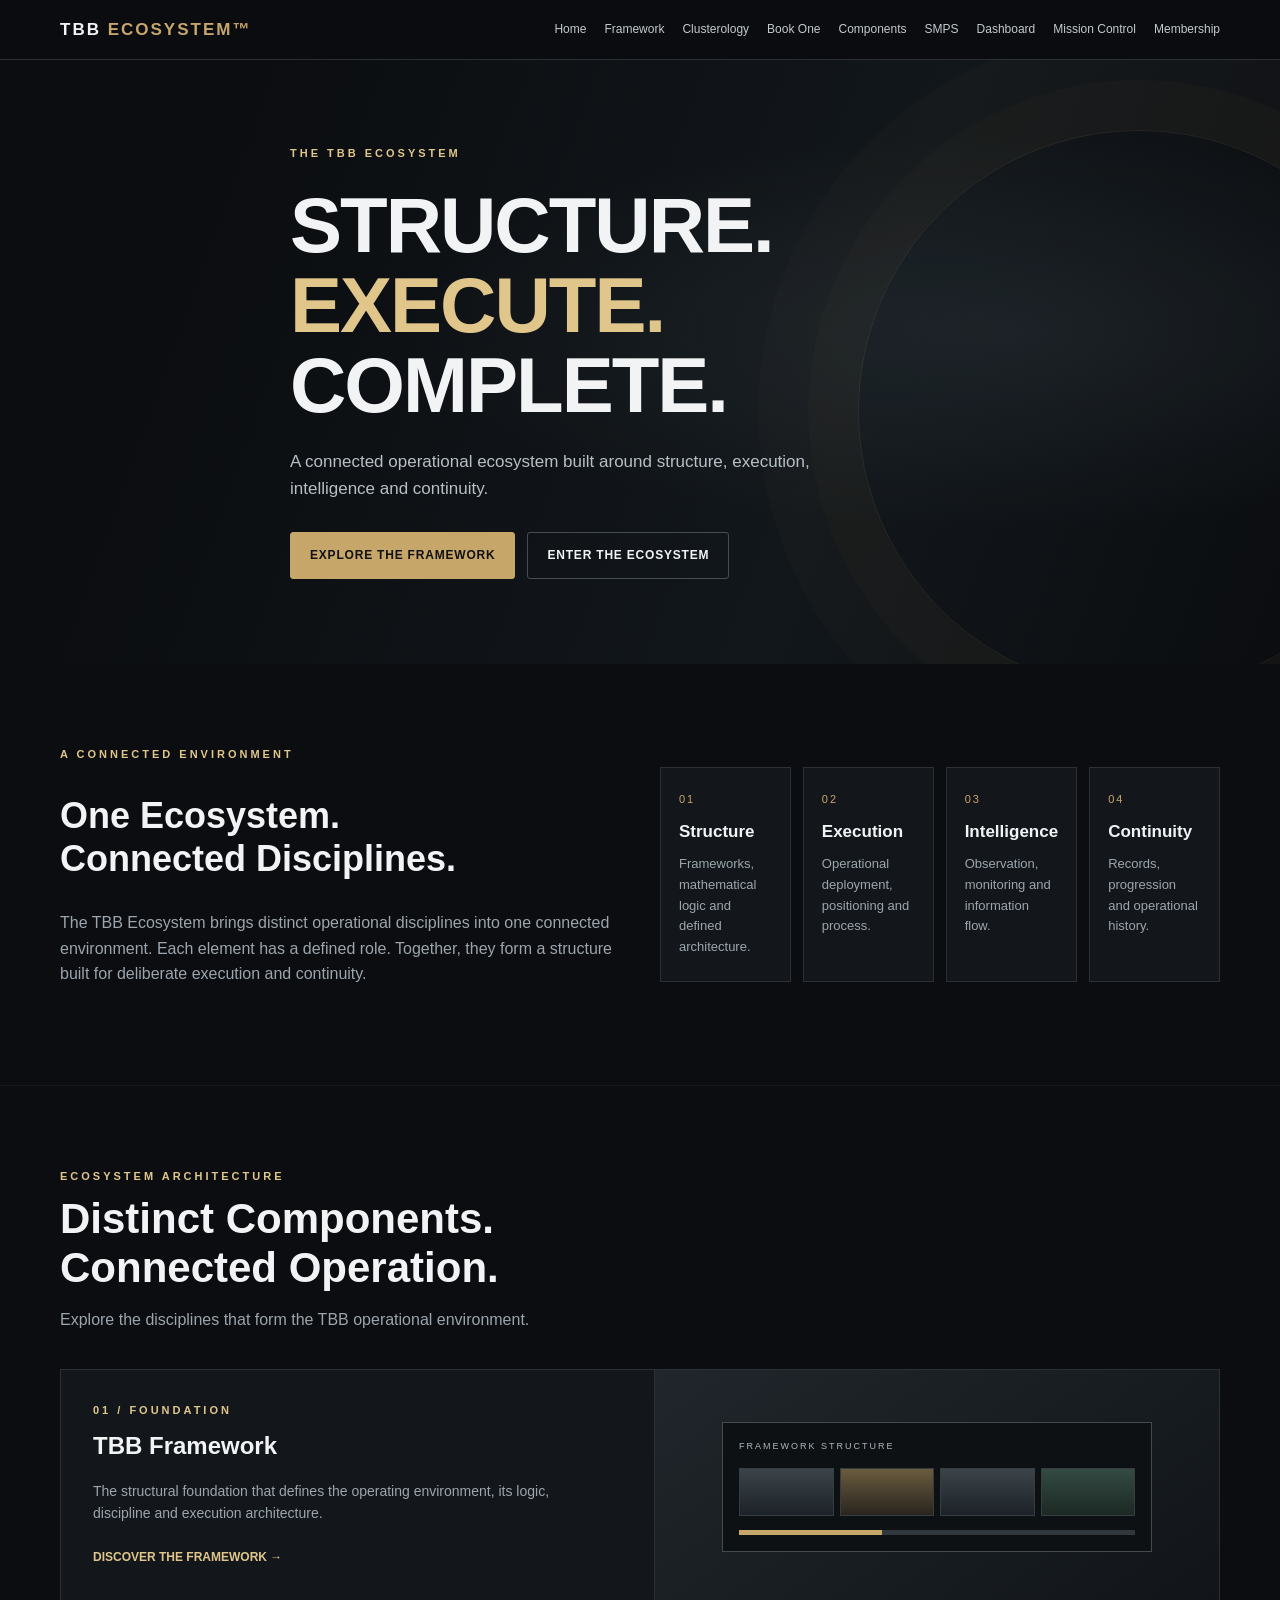
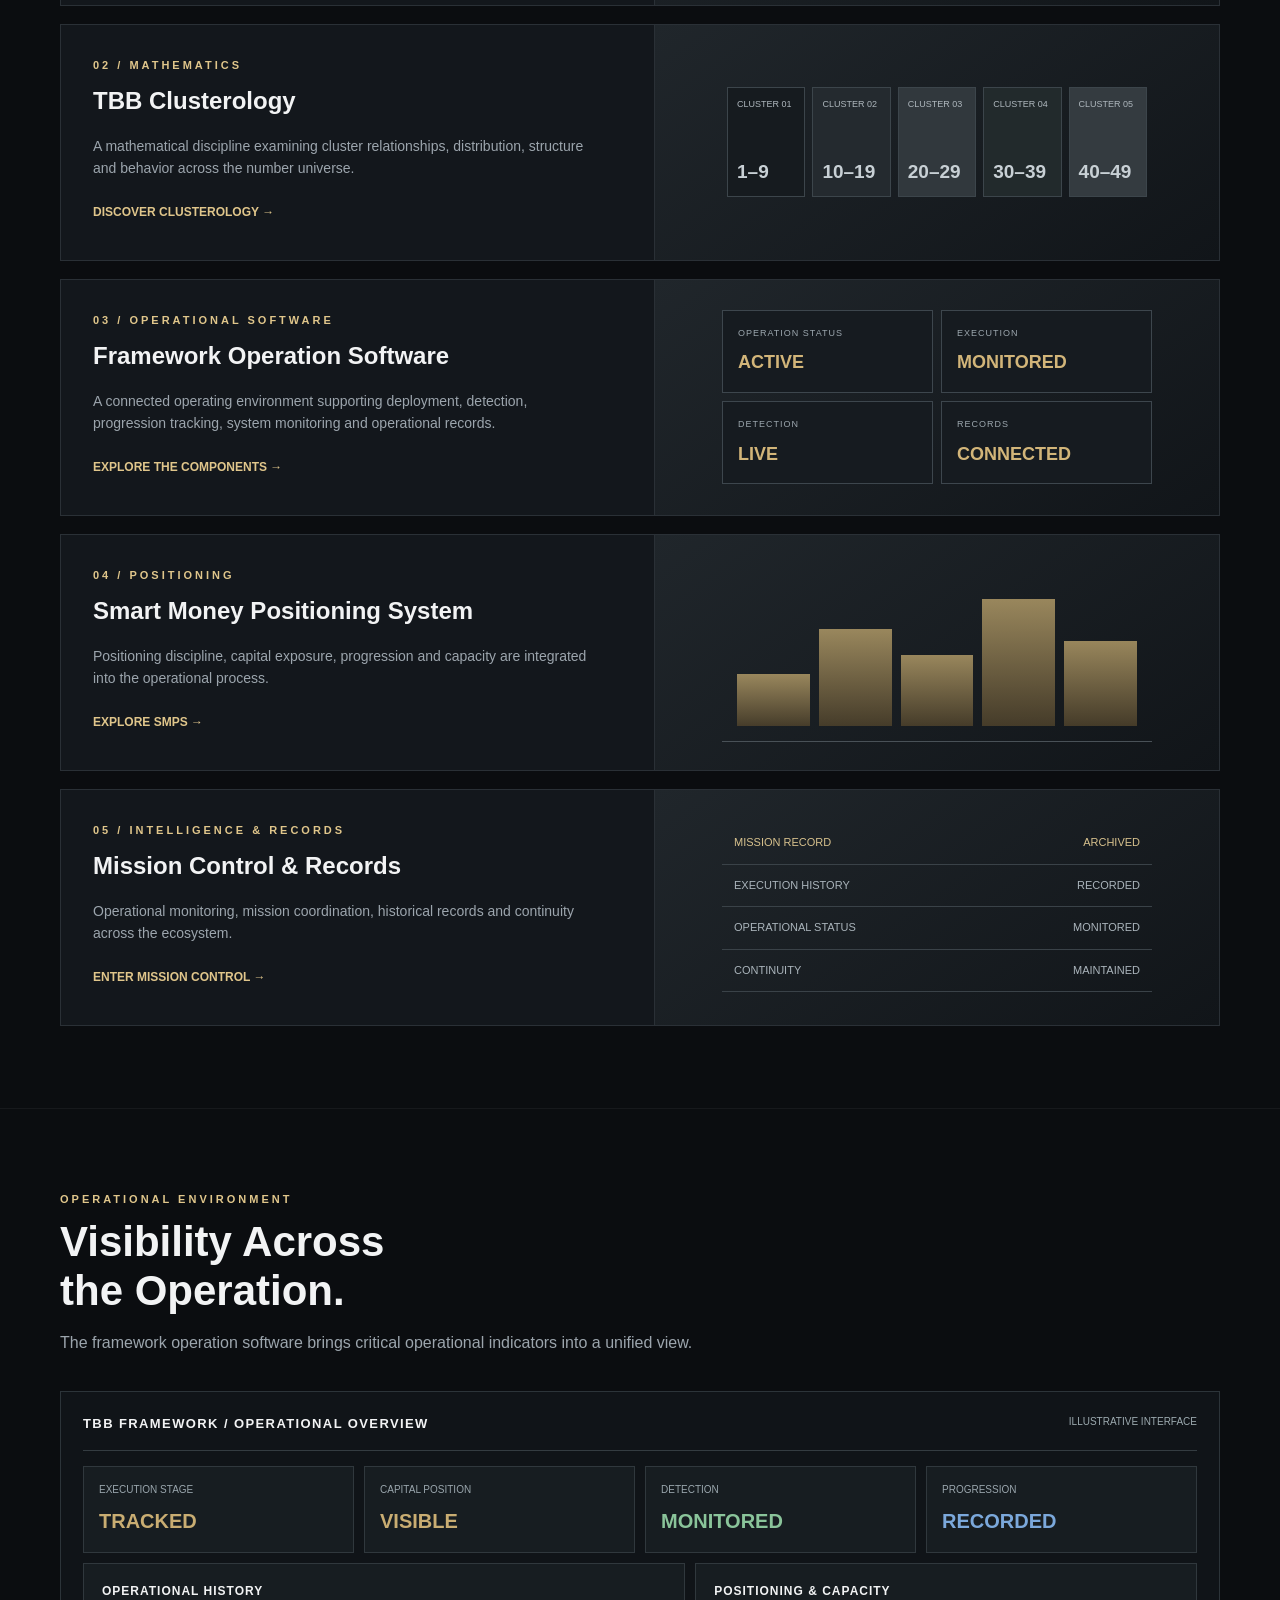
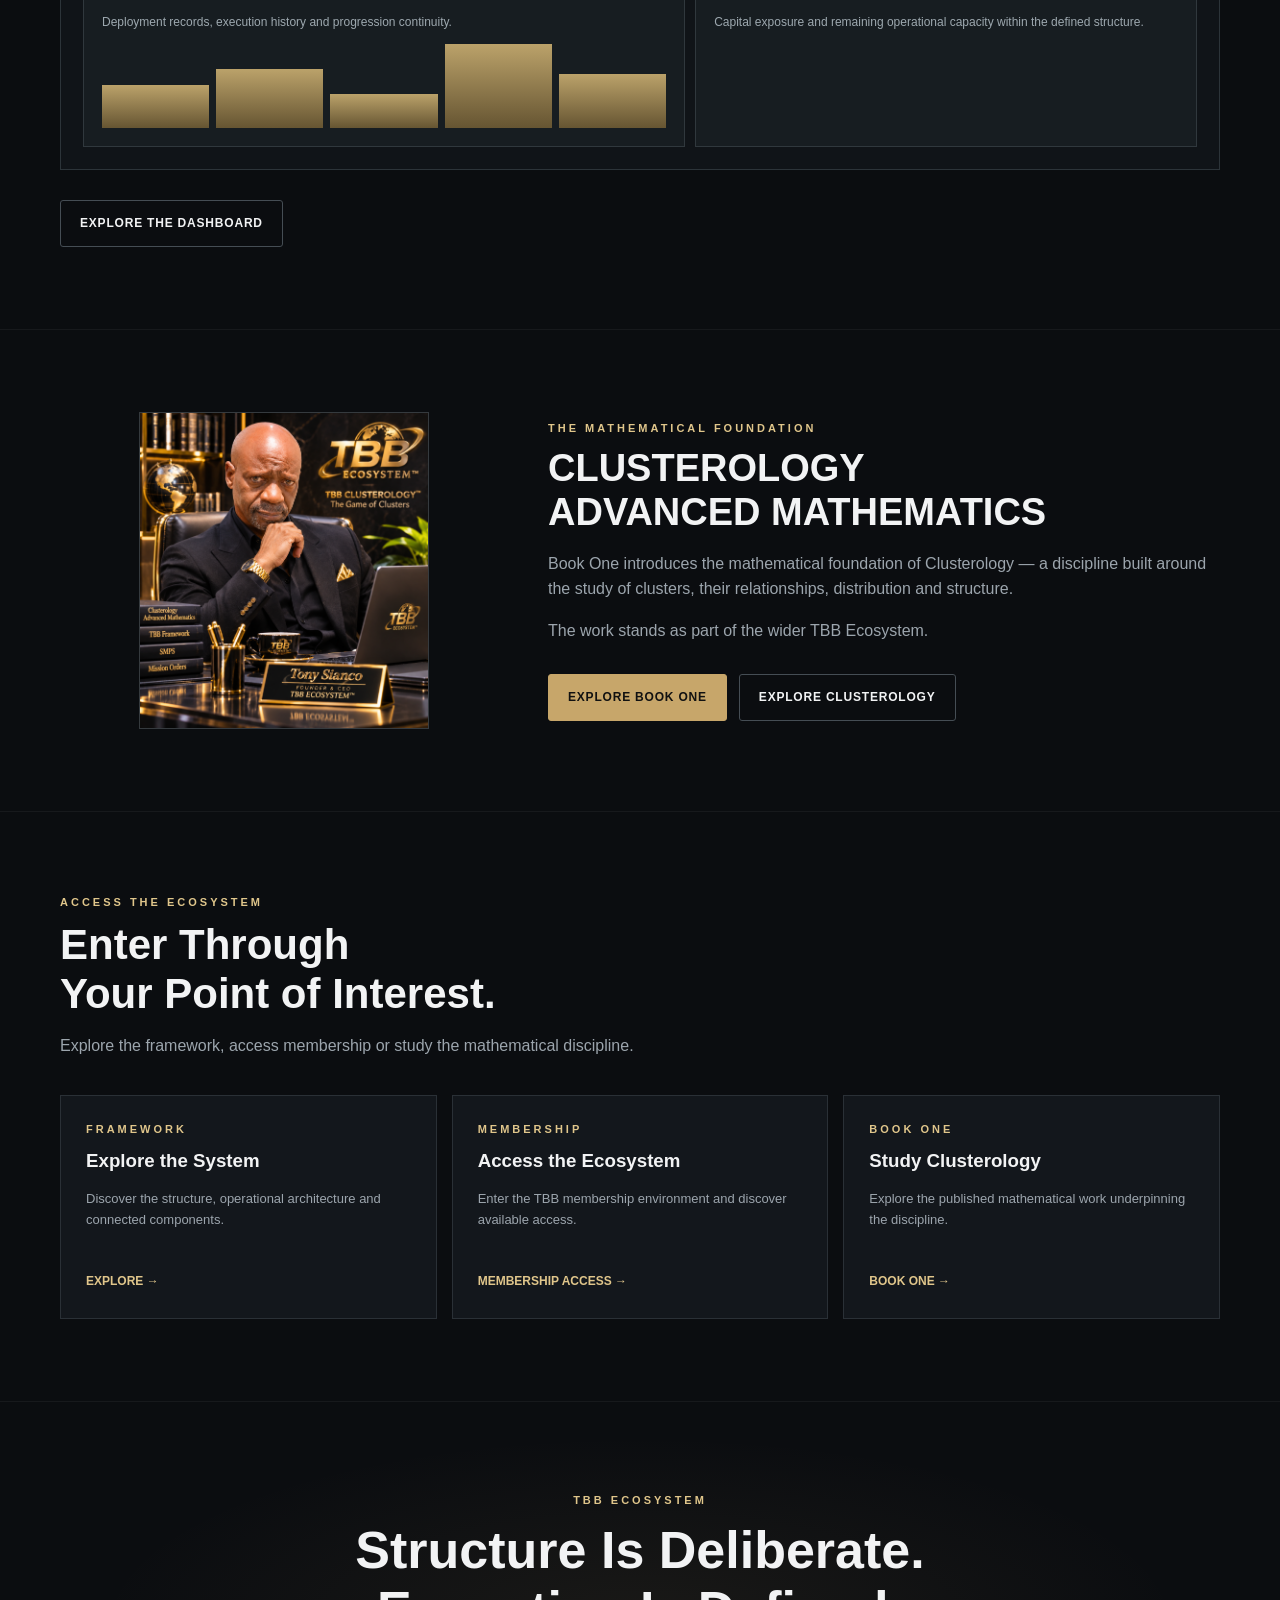
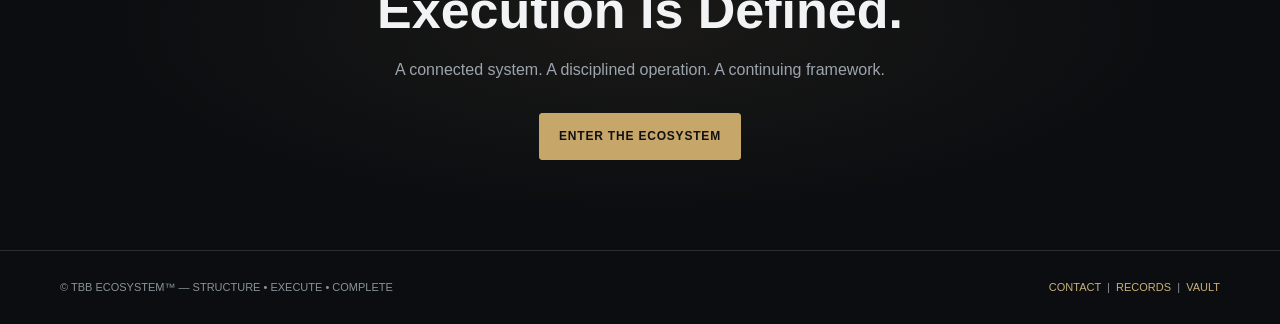
<file: index.html>
<!DOCTYPE html>
<html lang="en">
<head>
<meta charset="UTF-8">
<meta name="viewport" content="width=device-width, initial-scale=1.0">
<title>TBB ECOSYSTEM | Structure. Execute. Complete.</title>
<meta name="description" content="Explore the TBB Ecosystem — a connected framework for structure, execution, intelligence and continuity.">
<style>
:root {
  --bg:#0b0d10;
  --panel:#13171c;
  --panel2:#191e24;
  --text:#f2f3f4;
  --muted:#9ca5ad;
  --line:#2a3036;
  --accent:#c7a66a;
  --accent2:#e0c68b;
}
*{box-sizing:border-box}
html{scroll-behavior:smooth}
body{
  margin:0;background:var(--bg);color:var(--text);
  font-family:Arial,Helvetica,sans-serif;line-height:1.6
}
a{color:inherit;text-decoration:none}
.wrap{width:min(1160px,92%);margin:auto}
header{
  position:sticky;top:0;z-index:20;
  background:rgba(11,13,16,.96);backdrop-filter:blur(12px);
  border-bottom:1px solid var(--line)
}
.nav{
  display:flex;align-items:center;justify-content:space-between;
  gap:20px;padding:16px 0
}
.brand{font-weight:800;letter-spacing:2px;font-size:17px}
.brand span{color:var(--accent)}
.navlinks{display:flex;align-items:center;gap:18px;flex-wrap:wrap}
.navlinks a{font-size:12px;color:#c4c9ce;transition:.2s}
.navlinks a:hover{color:var(--accent2)}
.hero{
  min-height:590px;display:flex;align-items:center;position:relative;overflow:hidden;
  background:
    radial-gradient(ellipse at 78% 45%,rgba(96,115,125,.15),transparent 42%),
    linear-gradient(110deg,#0b0d10 15%,#12171b 65%,#0b0d10)
}
.hero:after{
  content:"";position:absolute;right:-140px;top:70px;width:560px;height:560px;
  border:1px solid rgba(199,166,106,.12);border-radius:50%;
  box-shadow:0 0 0 50px rgba(199,166,106,.025),0 0 0 100px rgba(199,166,106,.02)
}
.hero-content{position:relative;z-index:1;padding:85px 0;max-width:700px}
.eyebrow{
  color:var(--accent2);font-size:11px;letter-spacing:3px;
  text-transform:uppercase;font-weight:700
}
h1{font-size:clamp(42px,7vw,78px);line-height:1.03;margin:22px 0;letter-spacing:-2px}
h1 span{color:var(--accent2)}
.hero p{max-width:570px;color:#b7c0c6;font-size:17px}
.actions{display:flex;gap:12px;flex-wrap:wrap;margin-top:30px}
.btn{
  display:inline-block;padding:13px 19px;border-radius:3px;
  font-size:12px;font-weight:700;letter-spacing:.8px;
  border:1px solid var(--accent);transition:.2s
}
.btn.primary{background:var(--accent);color:#111}
.btn.secondary{color:var(--text);border-color:#454d54}
.btn:hover{transform:translateY(-2px);filter:brightness(1.1)}
section{padding:82px 0;border-bottom:1px solid rgba(255,255,255,.05)}
.section-head{max-width:720px;margin-bottom:36px}
.section-head h2{font-size:clamp(28px,4vw,42px);line-height:1.15;margin:10px 0 15px}
.section-head p{color:var(--muted);margin:0}
.intro-grid{display:grid;grid-template-columns:1fr 1fr;gap:40px;align-items:center}
.intro-copy h2{font-size:36px;line-height:1.2}
.intro-copy p{color:var(--muted)}
.discipline-grid{display:grid;grid-template-columns:repeat(4,1fr);gap:12px}
.discipline{
  background:var(--panel);border:1px solid var(--line);padding:23px 18px;min-height:150px
}
.discipline .num{font-size:11px;color:var(--accent);letter-spacing:2px}
.discipline h3{margin:9px 0;font-size:17px}
.discipline p{margin:0;color:var(--muted);font-size:13px}
.architecture{display:flex;flex-direction:column;gap:18px}
.arch-row{
  display:grid;grid-template-columns:1fr 1fr;gap:28px;
  background:var(--panel);border:1px solid var(--line);overflow:hidden
}
.arch-row:nth-child(even) .arch-art{order:2}
.arch-copy{padding:32px}
.arch-copy h3{font-size:24px;margin:8px 0 12px}
.arch-copy p{color:var(--muted);font-size:14px}
.arch-copy a{display:inline-block;margin-top:10px;color:var(--accent2);font-size:12px;font-weight:bold}
.arch-art{
  min-height:235px;display:flex;align-items:center;justify-content:center;
  padding:25px;background:
  linear-gradient(145deg,#20262b,#111519);
  border-left:1px solid var(--line)
}
.art-frame{width:90%;max-width:430px;border:1px solid #424b50;padding:16px;background:#0d1114}
.art-label{font-size:9px;letter-spacing:2px;color:#aeb8bf}
.art-lines{display:flex;gap:6px;margin-top:14px}
.art-lines i{display:block;height:48px;flex:1;background:linear-gradient(180deg,#3c4449,#1c2227);border:1px solid #343d42}
.art-lines i:nth-child(2){background:linear-gradient(180deg,#6a5b3f,#29251e)}
.art-lines i:nth-child(4){background:linear-gradient(180deg,#334b43,#1c2823)}
.art-track{height:5px;background:#30383e;margin-top:14px;position:relative}
.art-track:after{content:"";display:block;width:36%;height:100%;background:var(--accent)}
.cluster-art{
  display:grid;grid-template-columns:repeat(5,1fr);gap:7px;width:90%;max-width:420px
}
.cluster-art div{height:110px;border:1px solid #3c454b;padding:9px;display:flex;flex-direction:column;justify-content:space-between;background:#161b1f}
.cluster-art span{font-size:9px;color:#aeb7bd}
.cluster-art strong{font-size:19px;color:#c8d0d5}
.cluster-art div:nth-child(2){background:#242a2f}
.cluster-art div:nth-child(3){background:#31383d}
.cluster-art div:nth-child(4){background:#222a2c}
.cluster-art div:nth-child(5){background:#343b40}
.system-art{width:90%;max-width:430px;display:grid;grid-template-columns:1fr 1fr;gap:8px}
.system-art div{padding:15px;border:1px solid #3d464d;background:#161b20}
.system-art small{display:block;color:#9ca7ae;font-size:9px;letter-spacing:1px}
.system-art b{display:block;margin-top:8px;color:#d2b579;font-size:18px}
.position-art{width:90%;max-width:430px;height:180px;display:flex;align-items:flex-end;gap:9px;border-bottom:1px solid #495157;padding:15px}
.position-art div{flex:1;background:linear-gradient(180deg,#b9a16b,#51442c);opacity:.8}
.position-art div:nth-child(1){height:35%}
.position-art div:nth-child(2){height:65%}
.position-art div:nth-child(3){height:48%}
.position-art div:nth-child(4){height:85%}
.position-art div:nth-child(5){height:57%}
.records-art{width:90%;max-width:430px}
.records-art div{display:flex;justify-content:space-between;padding:12px;border-bottom:1px solid #3a4248;color:#aab4bb;font-size:11px}
.records-art div:first-child{color:#d7c18d}
.operation{
  background:#101418;border:1px solid #2c3439;padding:22px
}
.dash-head{display:flex;justify-content:space-between;gap:15px;flex-wrap:wrap;border-bottom:1px solid #343c41;padding-bottom:15px}
.dash-head b{font-size:13px;letter-spacing:1.4px}
.dash-head span{color:#9caaaf;font-size:10px}
.dash-grid{display:grid;grid-template-columns:repeat(4,1fr);gap:10px;margin-top:15px}
.metric{background:#171d21;border:1px solid #30383d;padding:15px}
.metric small{display:block;color:#9aa6ad;font-size:10px}
.metric strong{display:block;margin-top:7px;font-size:20px;color:#c9ad72}
.metric.green strong{color:#8ac49a}
.metric.blue strong{color:#7ba8db}
.dash-lower{display:grid;grid-template-columns:1.2fr 1fr;gap:10px;margin-top:10px}
.dash-box{background:#171d21;border:1px solid #30383d;padding:18px}
.dash-box h4{margin:0 0 12px;font-size:12px;letter-spacing:1px}
.dash-box p{color:#9da8af;font-size:12px;margin:0}
.dash-bars{display:flex;align-items:flex-end;height:95px;gap:7px}
.dash-bars i{flex:1;background:linear-gradient(180deg,#bba26a,#665532);height:45%}
.dash-bars i:nth-child(2){height:62%}
.dash-bars i:nth-child(3){height:35%}
.dash-bars i:nth-child(4){height:88%}
.dash-bars i:nth-child(5){height:56%}
.book-grid{display:grid;grid-template-columns:.8fr 1.2fr;gap:40px;align-items:center}
.book-cover{max-width:290px;margin:auto}
.book-cover img{width:100%;height:auto;display:block;border:1px solid #353a3e}
.book-copy h2{font-size:38px;line-height:1.15;margin:10px 0}
.book-copy p{color:var(--muted)}
.access-grid{display:grid;grid-template-columns:repeat(3,1fr);gap:15px}
.access-card{background:var(--panel);border:1px solid var(--line);padding:25px}
.access-card h3{margin:8px 0 10px}
.access-card p{color:var(--muted);font-size:13px;min-height:65px}
.access-card a{color:var(--accent2);font-size:12px;font-weight:bold}
.final{
  text-align:center;padding:90px 0;
  background:radial-gradient(ellipse at center,rgba(199,166,106,.08),transparent 60%)
}
.final h2{font-size:clamp(30px,5vw,52px);line-height:1.15;margin:12px 0}
.final p{color:var(--muted)}
footer{border-top:1px solid var(--line);padding:28px 0;color:#89939a;font-size:11px}
.footer-row{display:flex;justify-content:space-between;gap:20px;flex-wrap:wrap}
footer a{color:#c8b17b}
@media(max-width:800px){
 .nav{align-items:flex-start;flex-direction:column}
 .navlinks{gap:12px}
 .hero{min-height:480px}
 .intro-grid,.arch-row,.book-grid{grid-template-columns:1fr}
 .arch-row:nth-child(even) .arch-art{order:0}
 .discipline-grid{grid-template-columns:1fr 1fr}
 .dash-grid{grid-template-columns:1fr 1fr}
 .dash-lower{grid-template-columns:1fr}
 .access-grid{grid-template-columns:1fr}
 .arch-art{min-height:190px}
 .book-cover{max-width:230px}
}
@media(max-width:480px){
 .wrap{width:90%}
 .navlinks{gap:10px}
 .navlinks a{font-size:11px}
 h1{letter-spacing:-1px}
 section{padding:60px 0}
 .discipline{padding:17px 14px}
 .arch-copy{padding:24px}
 .dash-grid{grid-template-columns:1fr 1fr}
}
</style>
</head>
<body>

<header>
  <div class="wrap nav">
    <a class="brand" href="index.html">TBB <span>ECOSYSTEM™</span></a>
    <nav class="navlinks">
      <a href="index.html">Home</a>
      <a href="framework.html">Framework</a>
      <a href="clusterology.html">Clusterology</a>
      <a href="clusterology-book.html">Book One</a>
      <a href="components.html">Components</a>
      <a href="smps.html">SMPS</a>
      <a href="dashboard.html">Dashboard</a>
      <a href="mission-control.html">Mission Control</a>
      <a href="subscription.html">Membership</a>
    </nav>
  </div>
</header>

<!-- HERO -->
<div class="hero">
  <div class="wrap hero-content">
    <div class="eyebrow">The TBB Ecosystem</div>
    <h1>STRUCTURE.<br><span>EXECUTE.</span><br>COMPLETE.</h1>
    <p>A connected operational ecosystem built around structure, execution, intelligence and continuity.</p>
    <div class="actions">
      <a class="btn primary" href="framework.html">EXPLORE THE FRAMEWORK</a>
      <a class="btn secondary" href="mission-control.html">ENTER THE ECOSYSTEM</a>
    </div>
  </div>
</div>

<!-- INTRO -->
<section>
  <div class="wrap">
    <div class="intro-grid">
      <div class="intro-copy">
        <div class="eyebrow">A connected environment</div>
        <h2>One Ecosystem.<br>Connected Disciplines.</h2>
        <p>The TBB Ecosystem brings distinct operational disciplines into one connected environment. Each element has a defined role. Together, they form a structure built for deliberate execution and continuity.</p>
      </div>
      <div class="discipline-grid">
        <div class="discipline">
          <div class="num">01</div>
          <h3>Structure</h3>
          <p>Frameworks, mathematical logic and defined architecture.</p>
        </div>
        <div class="discipline">
          <div class="num">02</div>
          <h3>Execution</h3>
          <p>Operational deployment, positioning and process.</p>
        </div>
        <div class="discipline">
          <div class="num">03</div>
          <h3>Intelligence</h3>
          <p>Observation, monitoring and information flow.</p>
        </div>
        <div class="discipline">
          <div class="num">04</div>
          <h3>Continuity</h3>
          <p>Records, progression and operational history.</p>
        </div>
      </div>
    </div>
  </div>
</section>

<!-- ARCHITECTURE -->
<section>
  <div class="wrap">
    <div class="section-head">
      <div class="eyebrow">Ecosystem Architecture</div>
      <h2>Distinct Components.<br>Connected Operation.</h2>
      <p>Explore the disciplines that form the TBB operational environment.</p>
    </div>

    <div class="architecture">

      <div class="arch-row">
        <div class="arch-copy">
          <div class="eyebrow">01 / Foundation</div>
          <h3>TBB Framework</h3>
          <p>The structural foundation that defines the operating environment, its logic, discipline and execution architecture.</p>
          <a href="framework.html">DISCOVER THE FRAMEWORK →</a>
        </div>
        <div class="arch-art">
          <div class="art-frame">
            <div class="art-label">FRAMEWORK STRUCTURE</div>
            <div class="art-lines"><i></i><i></i><i></i><i></i></div>
            <div class="art-track"></div>
          </div>
        </div>
      </div>

      <div class="arch-row">
        <div class="arch-copy">
          <div class="eyebrow">02 / Mathematics</div>
          <h3>TBB Clusterology</h3>
          <p>A mathematical discipline examining cluster relationships, distribution, structure and behavior across the number universe.</p>
          <a href="clusterology.html">DISCOVER CLUSTEROLOGY →</a>
        </div>
        <div class="arch-art">
          <div class="cluster-art">
            <div><span>CLUSTER 01</span><strong>1–9</strong></div>
            <div><span>CLUSTER 02</span><strong>10–19</strong></div>
            <div><span>CLUSTER 03</span><strong>20–29</strong></div>
            <div><span>CLUSTER 04</span><strong>30–39</strong></div>
            <div><span>CLUSTER 05</span><strong>40–49</strong></div>
          </div>
        </div>
      </div>

      <div class="arch-row">
        <div class="arch-copy">
          <div class="eyebrow">03 / Operational Software</div>
          <h3>Framework Operation Software</h3>
          <p>A connected operating environment supporting deployment, detection, progression tracking, system monitoring and operational records.</p>
          <a href="components.html">EXPLORE THE COMPONENTS →</a>
        </div>
        <div class="arch-art">
          <div class="system-art">
            <div><small>OPERATION STATUS</small><b>ACTIVE</b></div>
            <div><small>EXECUTION</small><b>MONITORED</b></div>
            <div><small>DETECTION</small><b>LIVE</b></div>
            <div><small>RECORDS</small><b>CONNECTED</b></div>
          </div>
        </div>
      </div>

      <div class="arch-row">
        <div class="arch-copy">
          <div class="eyebrow">04 / Positioning</div>
          <h3>Smart Money Positioning System</h3>
          <p>Positioning discipline, capital exposure, progression and capacity are integrated into the operational process.</p>
          <a href="smps.html">EXPLORE SMPS →</a>
        </div>
        <div class="arch-art">
          <div class="position-art"><div></div><div></div><div></div><div></div><div></div></div>
        </div>
      </div>

      <div class="arch-row">
        <div class="arch-copy">
          <div class="eyebrow">05 / Intelligence & Records</div>
          <h3>Mission Control & Records</h3>
          <p>Operational monitoring, mission coordination, historical records and continuity across the ecosystem.</p>
          <a href="mission-control.html">ENTER MISSION CONTROL →</a>
        </div>
        <div class="arch-art">
          <div class="records-art">
            <div><span>MISSION RECORD</span><span>ARCHIVED</span></div>
            <div><span>EXECUTION HISTORY</span><span>RECORDED</span></div>
            <div><span>OPERATIONAL STATUS</span><span>MONITORED</span></div>
            <div><span>CONTINUITY</span><span>MAINTAINED</span></div>
          </div>
        </div>
      </div>

    </div>
  </div>
</section>

<!-- OPERATIONAL ENVIRONMENT -->
<section>
  <div class="wrap">
    <div class="section-head">
      <div class="eyebrow">Operational Environment</div>
      <h2>Visibility Across<br>the Operation.</h2>
      <p>The framework operation software brings critical operational indicators into a unified view.</p>
    </div>

    <div class="operation">
      <div class="dash-head">
        <b>TBB FRAMEWORK / OPERATIONAL OVERVIEW</b>
        <span>ILLUSTRATIVE INTERFACE</span>
      </div>
      <div class="dash-grid">
        <div class="metric"><small>EXECUTION STAGE</small><strong>TRACKED</strong></div>
        <div class="metric"><small>CAPITAL POSITION</small><strong>VISIBLE</strong></div>
        <div class="metric green"><small>DETECTION</small><strong>MONITORED</strong></div>
        <div class="metric blue"><small>PROGRESSION</small><strong>RECORDED</strong></div>
      </div>
      <div class="dash-lower">
        <div class="dash-box">
          <h4>OPERATIONAL HISTORY</h4>
          <p>Deployment records, execution history and progression continuity.</p>
          <div class="dash-bars"><i></i><i></i><i></i><i></i><i></i></div>
        </div>
        <div class="dash-box">
          <h4>POSITIONING & CAPACITY</h4>
          <p>Capital exposure and remaining operational capacity within the defined structure.</p>
        </div>
      </div>
    </div>
    <div class="actions">
      <a class="btn secondary" href="dashboard.html">EXPLORE THE DASHBOARD</a>
    </div>
  </div>
</section>

<!-- BOOK ONE -->
<section>
  <div class="wrap book-grid">
    <div class="book-cover">
      <img src="assets/file_0000000037608211a07a4498cf253968.png" alt="Clusterology Advanced Mathematics Book One cover">
    </div>
    <div class="book-copy">
      <div class="eyebrow">The Mathematical Foundation</div>
      <h2>CLUSTEROLOGY<br>ADVANCED MATHEMATICS</h2>
      <p>Book One introduces the mathematical foundation of Clusterology — a discipline built around the study of clusters, their relationships, distribution and structure.</p>
      <p>The work stands as part of the wider TBB Ecosystem.</p>
      <div class="actions">
        <a class="btn primary" href="clusterology-book.html">EXPLORE BOOK ONE</a>
        <a class="btn secondary" href="clusterology.html">EXPLORE CLUSTEROLOGY</a>
      </div>
    </div>
  </div>
</section>

<!-- ACCESS -->
<section>
  <div class="wrap">
    <div class="section-head">
      <div class="eyebrow">Access the Ecosystem</div>
      <h2>Enter Through<br>Your Point of Interest.</h2>
      <p>Explore the framework, access membership or study the mathematical discipline.</p>
    </div>
    <div class="access-grid">
      <div class="access-card">
        <div class="eyebrow">Framework</div>
        <h3>Explore the System</h3>
        <p>Discover the structure, operational architecture and connected components.</p>
        <a href="framework.html">EXPLORE →</a>
      </div>
      <div class="access-card">
        <div class="eyebrow">Membership</div>
        <h3>Access the Ecosystem</h3>
        <p>Enter the TBB membership environment and discover available access.</p>
        <a href="subscription.html">MEMBERSHIP ACCESS →</a>
      </div>
      <div class="access-card">
        <div class="eyebrow">Book One</div>
        <h3>Study Clusterology</h3>
        <p>Explore the published mathematical work underpinning the discipline.</p>
        <a href="clusterology-book.html">BOOK ONE →</a>
      </div>
    </div>
  </div>
</section>

<!-- CLOSING -->
<div class="final">
  <div class="wrap">
    <div class="eyebrow">TBB Ecosystem</div>
    <h2>Structure Is Deliberate.<br>Execution Is Defined.</h2>
    <p>A connected system. A disciplined operation. A continuing framework.</p>
    <div class="actions" style="justify-content:center">
      <a class="btn primary" href="mission-control.html">ENTER THE ECOSYSTEM</a>
    </div>
  </div>
</div>

<footer>
  <div class="wrap footer-row">
    <div>© TBB ECOSYSTEM™ — STRUCTURE • EXECUTE • COMPLETE</div>
    <div>
      <a href="contact.html">CONTACT</a> &nbsp;|&nbsp;
      <a href="winning-orders.html">RECORDS</a> &nbsp;|&nbsp;
      <a href="vault.html">VAULT</a>
    </div>
  </div>
</footer>

</body>
</html>
</file>
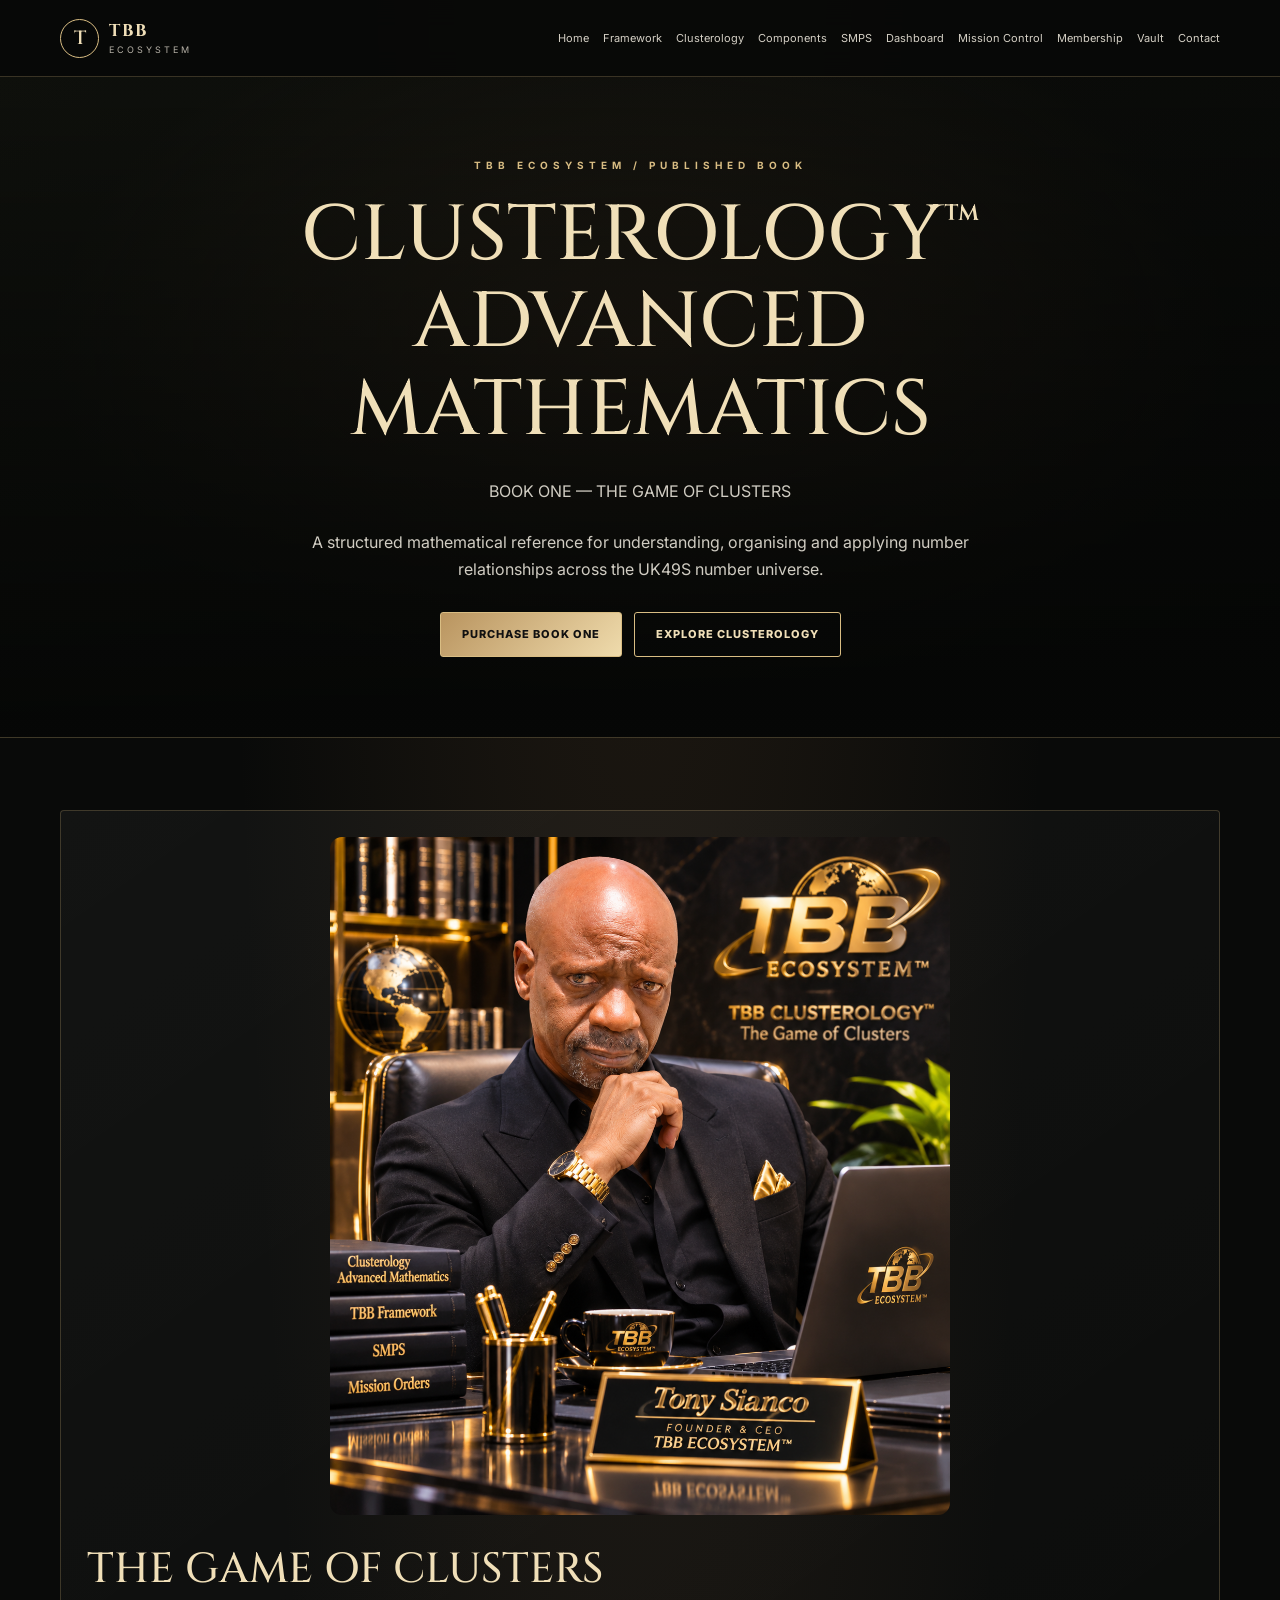
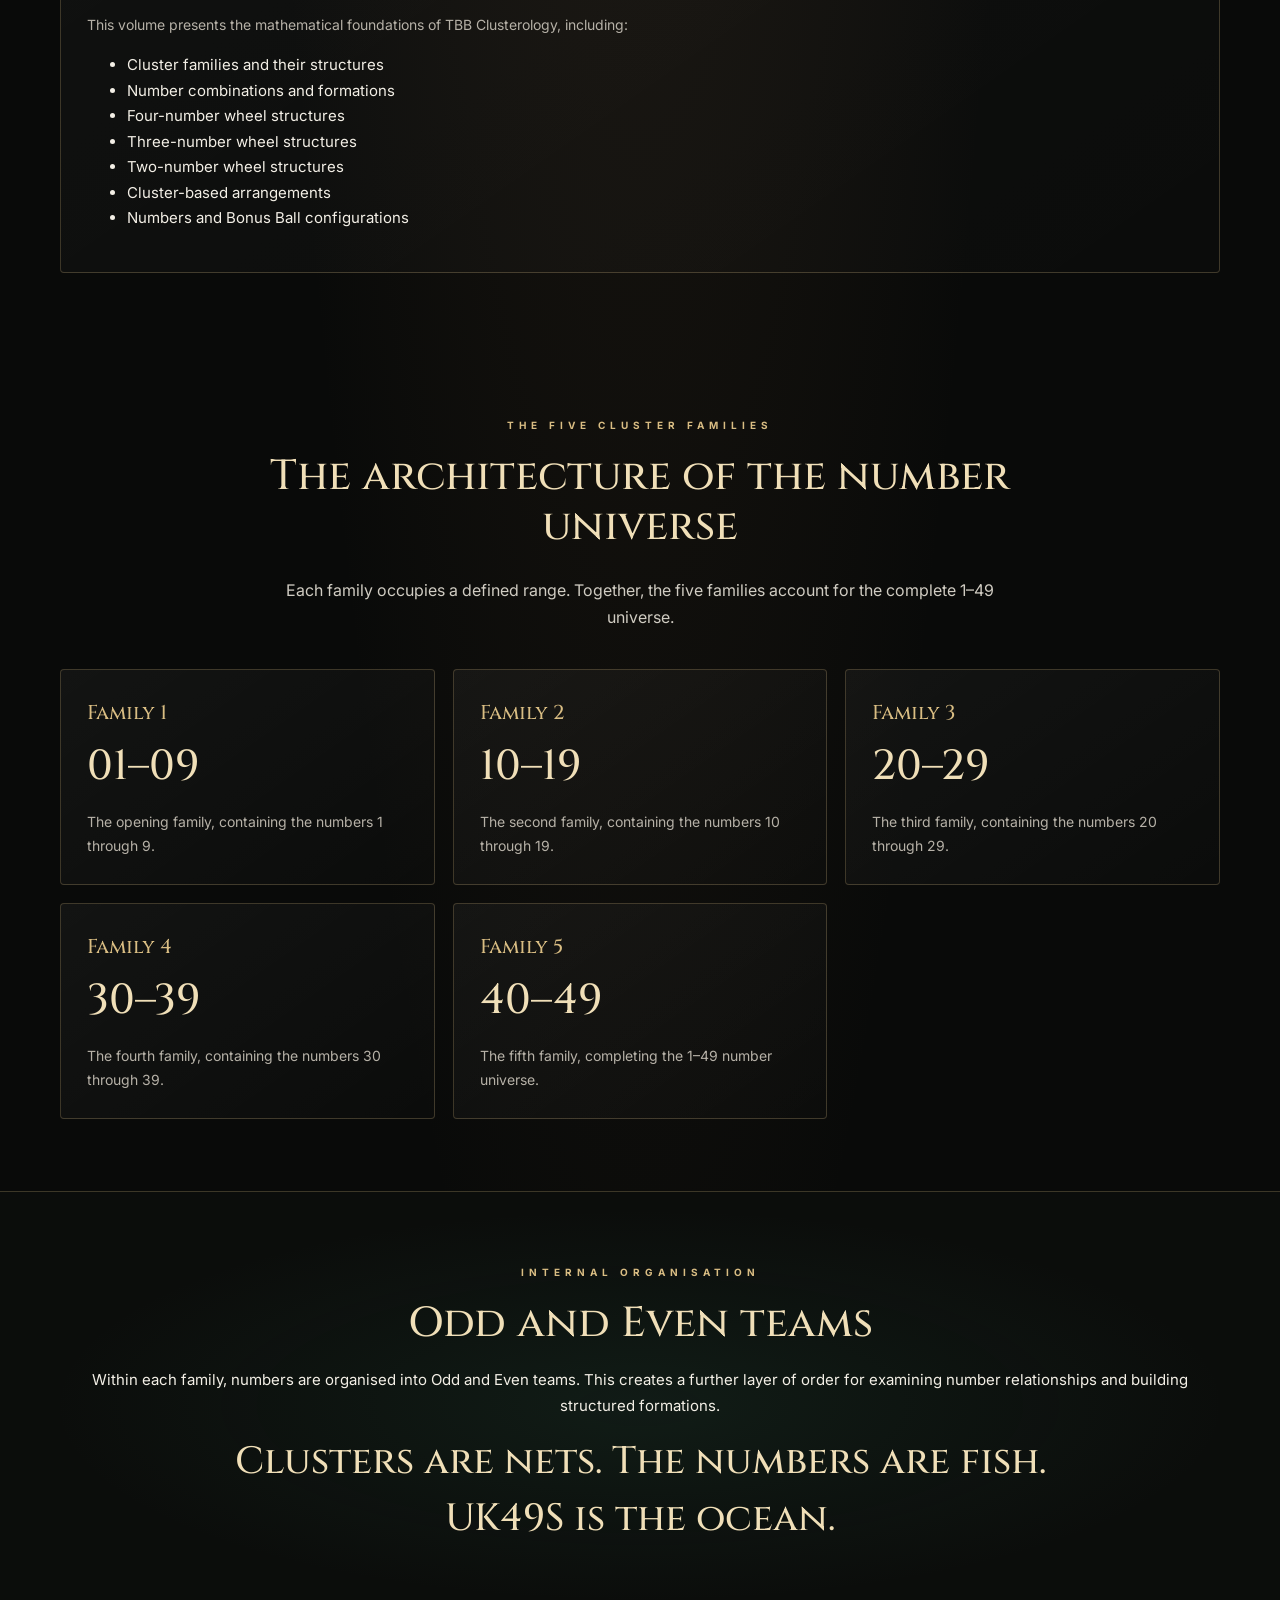
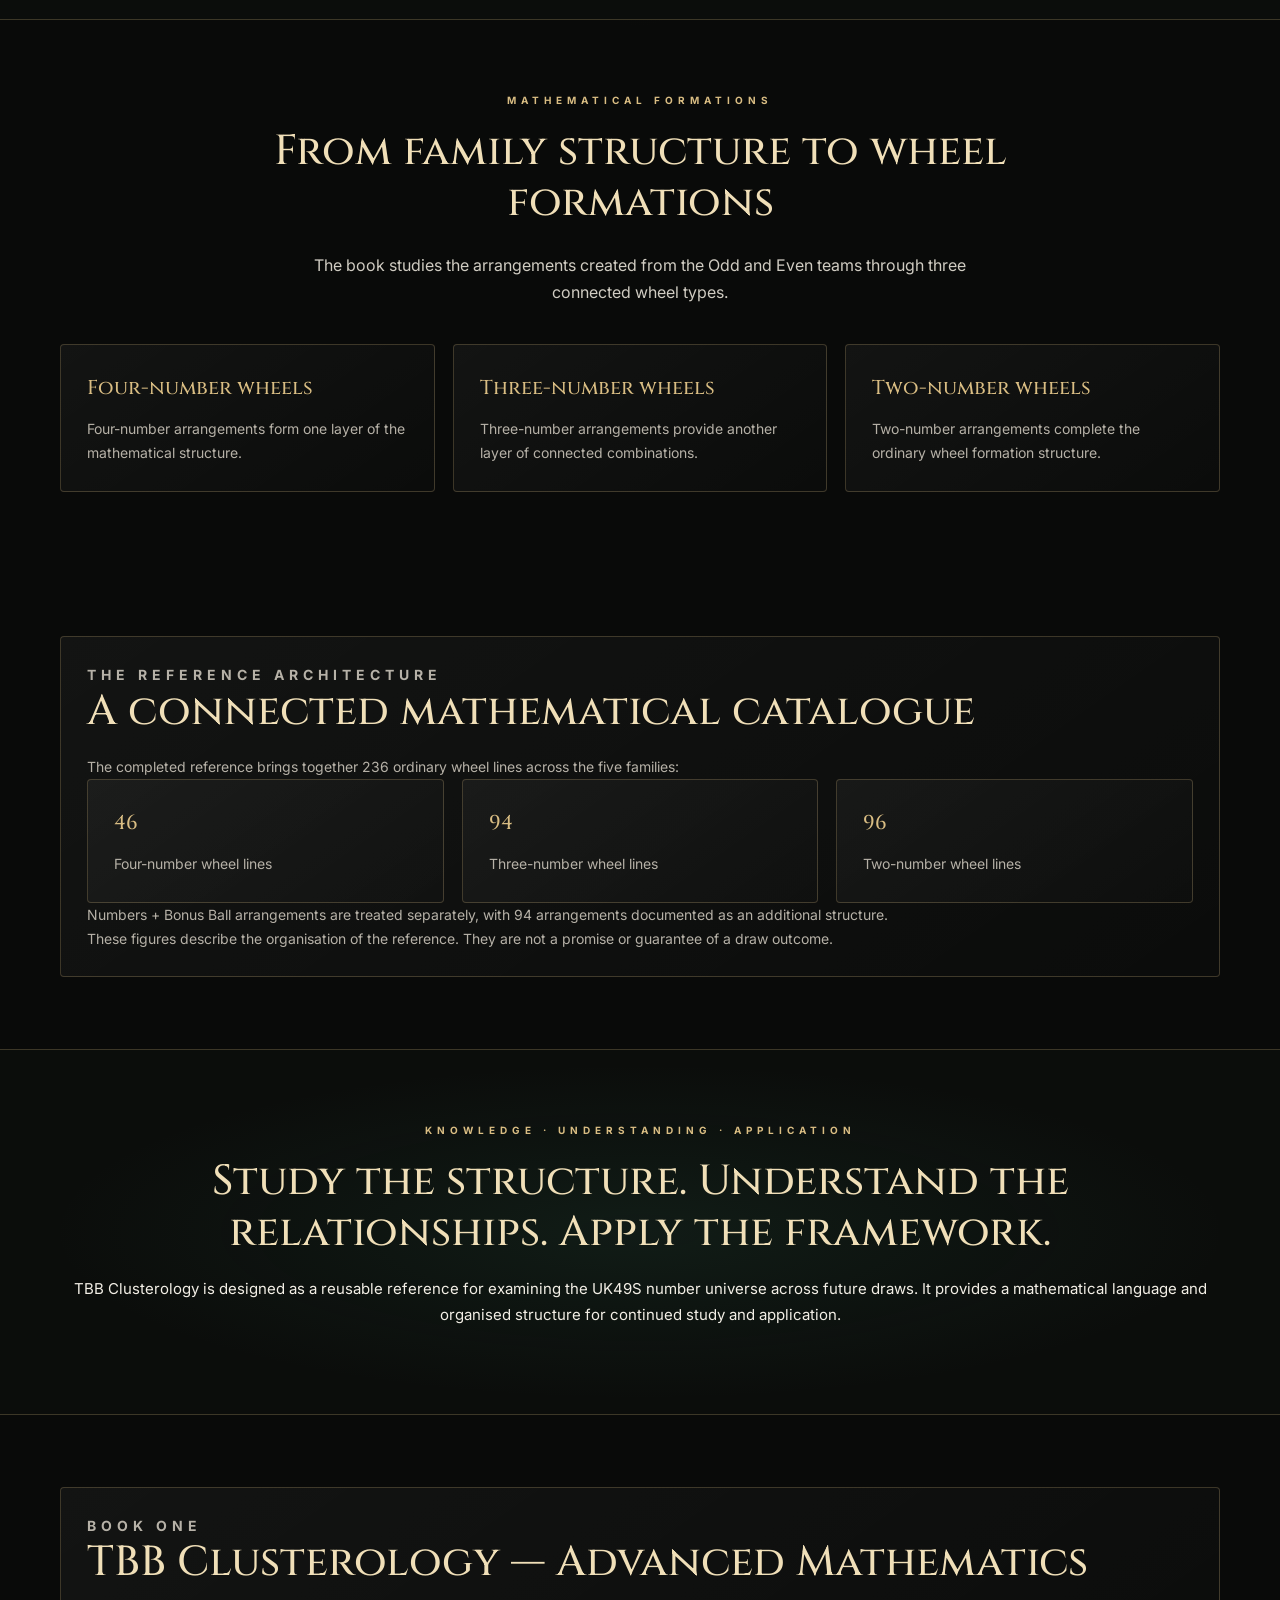
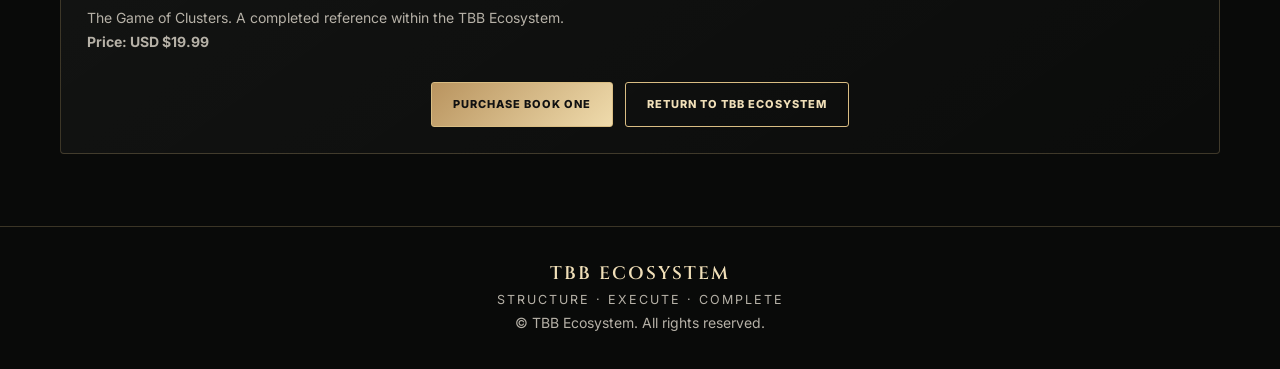
<file: clusterology-book.html>
<!DOCTYPE html>
<html lang="en">
<head>
<meta charset="UTF-8">
<meta name="viewport" content="width=device-width, initial-scale=1">
<meta name="theme-color" content="#090909">
<meta name="description" content="TBB Clusterology Advanced Mathematics — Book One: The Game of Clusters.">
<title>Clusterology Advanced Mathematics | TBB Ecosystem</title>
<link rel="preconnect" href="https://fonts.googleapis.com">
<link rel="preconnect" href="https://fonts.gstatic.com" crossorigin>
<link href="https://fonts.googleapis.com/css2?family=Cinzel:wght@400;500;600;700&family=Inter:wght@300;400;500;600;700&display=swap" rel="stylesheet">
<link rel="stylesheet" href="style.css">
</head>
<body>

<header>
<div class="nav">
<a class="brand" href="index.html">
<span class="mark">T</span>
<span><strong>TBB</strong><small>ECOSYSTEM</small></span>
</a>
<nav aria-label="Main navigation">
<a href="index.html">Home</a>
<a href="framework.html">Framework</a>
<a href="clusterology.html">Clusterology</a>
<a href="components.html">Components</a>
<a href="smps.html">SMPS</a>
<a href="dashboard.html">Dashboard</a>
<a href="mission-control.html">Mission Control</a>
<a href="subscription.html">Membership</a>
<a href="vault.html">Vault</a>
<a href="contact.html">Contact</a>
</nav>
</div>
</header>

<main>
<section class="hero">
<div class="hero-inner">
<p class="eyebrow">TBB ECOSYSTEM / PUBLISHED BOOK</p>
<h1>CLUSTEROLOGY™<br>ADVANCED MATHEMATICS</h1>
<p class="lead">BOOK ONE — THE GAME OF CLUSTERS</p>
<p class="lead">A structured mathematical reference for understanding, organising and applying number relationships across the UK49S number universe.</p>
<div class="actions">
<a class="btn" href="https://payhip.com/b/MDR5b" target="_blank" rel="noopener">Purchase Book One</a>
<a class="btn secondary" href="clusterology.html">Explore Clusterology</a>
</div>
</div>
</section>

<section class="wrap">
<div class="card">
<img src="assets/file_0000000037608211a07a4498cf253968.png"
alt="TBB Clusterology Book One — The Game of Clusters"
style="width:100%;max-width:620px;display:block;margin:0 auto 30px;border-radius:12px;">
<h2>THE GAME OF CLUSTERS</h2>
<p>This volume presents the mathematical foundations of TBB Clusterology, including:</p>
<ul>
<li>Cluster families and their structures</li>
<li>Number combinations and formations</li>
<li>Four-number wheel structures</li>
<li>Three-number wheel structures</li>
<li>Two-number wheel structures</li>
<li>Cluster-based arrangements</li>
<li>Numbers and Bonus Ball configurations</li>
</ul>
</div>
</section>

<section class="wrap">
<div class="section-head">
<p class="eyebrow">THE FIVE CLUSTER FAMILIES</p>
<h2>The architecture of the number universe</h2>
<p class="lead">Each family occupies a defined range. Together, the five families account for the complete 1–49 universe.</p>
</div>
<div class="grid">
<article class="card"><h3>Family 1</h3><h2>01–09</h2><p>The opening family, containing the numbers 1 through 9.</p></article>
<article class="card"><h3>Family 2</h3><h2>10–19</h2><p>The second family, containing the numbers 10 through 19.</p></article>
<article class="card"><h3>Family 3</h3><h2>20–29</h2><p>The third family, containing the numbers 20 through 29.</p></article>
<article class="card"><h3>Family 4</h3><h2>30–39</h2><p>The fourth family, containing the numbers 30 through 39.</p></article>
<article class="card"><h3>Family 5</h3><h2>40–49</h2><p>The fifth family, completing the 1–49 number universe.</p></article>
</div>
</section>

<section class="band">
<div class="wrap">
<p class="eyebrow">INTERNAL ORGANISATION</p>
<h2>Odd and Even teams</h2>
<p>Within each family, numbers are organised into Odd and Even teams. This creates a further layer of order for examining number relationships and building structured formations.</p>
<div class="quote">Clusters are nets. The numbers are fish. UK49S is the ocean.</div>
</div>
</section>

<section class="wrap">
<div class="section-head">
<p class="eyebrow">MATHEMATICAL FORMATIONS</p>
<h2>From family structure to wheel formations</h2>
<p class="lead">The book studies the arrangements created from the Odd and Even teams through three connected wheel types.</p>
</div>
<div class="grid">
<article class="card"><h3>Four-number wheels</h3><p>Four-number arrangements form one layer of the mathematical structure.</p></article>
<article class="card"><h3>Three-number wheels</h3><p>Three-number arrangements provide another layer of connected combinations.</p></article>
<article class="card"><h3>Two-number wheels</h3><p>Two-number arrangements complete the ordinary wheel formation structure.</p></article>
</div>
</section>

<section class="wrap">
<div class="card">
<p class="eyebrow">THE REFERENCE ARCHITECTURE</p>
<h2>A connected mathematical catalogue</h2>
<p>The completed reference brings together 236 ordinary wheel lines across the five families:</p>
<div class="grid">
<article class="card"><h3>46</h3><p>Four-number wheel lines</p></article>
<article class="card"><h3>94</h3><p>Three-number wheel lines</p></article>
<article class="card"><h3>96</h3><p>Two-number wheel lines</p></article>
</div>
<p>Numbers + Bonus Ball arrangements are treated separately, with 94 arrangements documented as an additional structure.</p>
<p class="muted">These figures describe the organisation of the reference. They are not a promise or guarantee of a draw outcome.</p>
</div>
</section>

<section class="band">
<div class="wrap">
<p class="eyebrow">KNOWLEDGE · UNDERSTANDING · APPLICATION</p>
<h2>Study the structure. Understand the relationships. Apply the framework.</h2>
<p>TBB Clusterology is designed as a reusable reference for examining the UK49S number universe across future draws. It provides a mathematical language and organised structure for continued study and application.</p>
</div>
</section>

<section class="wrap">
<div class="card">
<p class="eyebrow">BOOK ONE</p>
<h2>TBB Clusterology — Advanced Mathematics</h2>
<p>The Game of Clusters. A completed reference within the TBB Ecosystem.</p>
<p><strong>Price: USD $19.99</strong></p>
<div class="actions">
<a class="btn" href="https://payhip.com/b/MDR5b" target="_blank" rel="noopener">Purchase Book One</a>
<a class="btn secondary" href="index.html">Return to TBB Ecosystem</a>
</div>
</div>
</section>
</main>

<footer>
<strong>TBB ECOSYSTEM</strong>
<small>STRUCTURE · EXECUTE · COMPLETE</small>
<p class="muted">© TBB Ecosystem. All rights reserved.</p>
</footer>

</body>
</html>
</file>
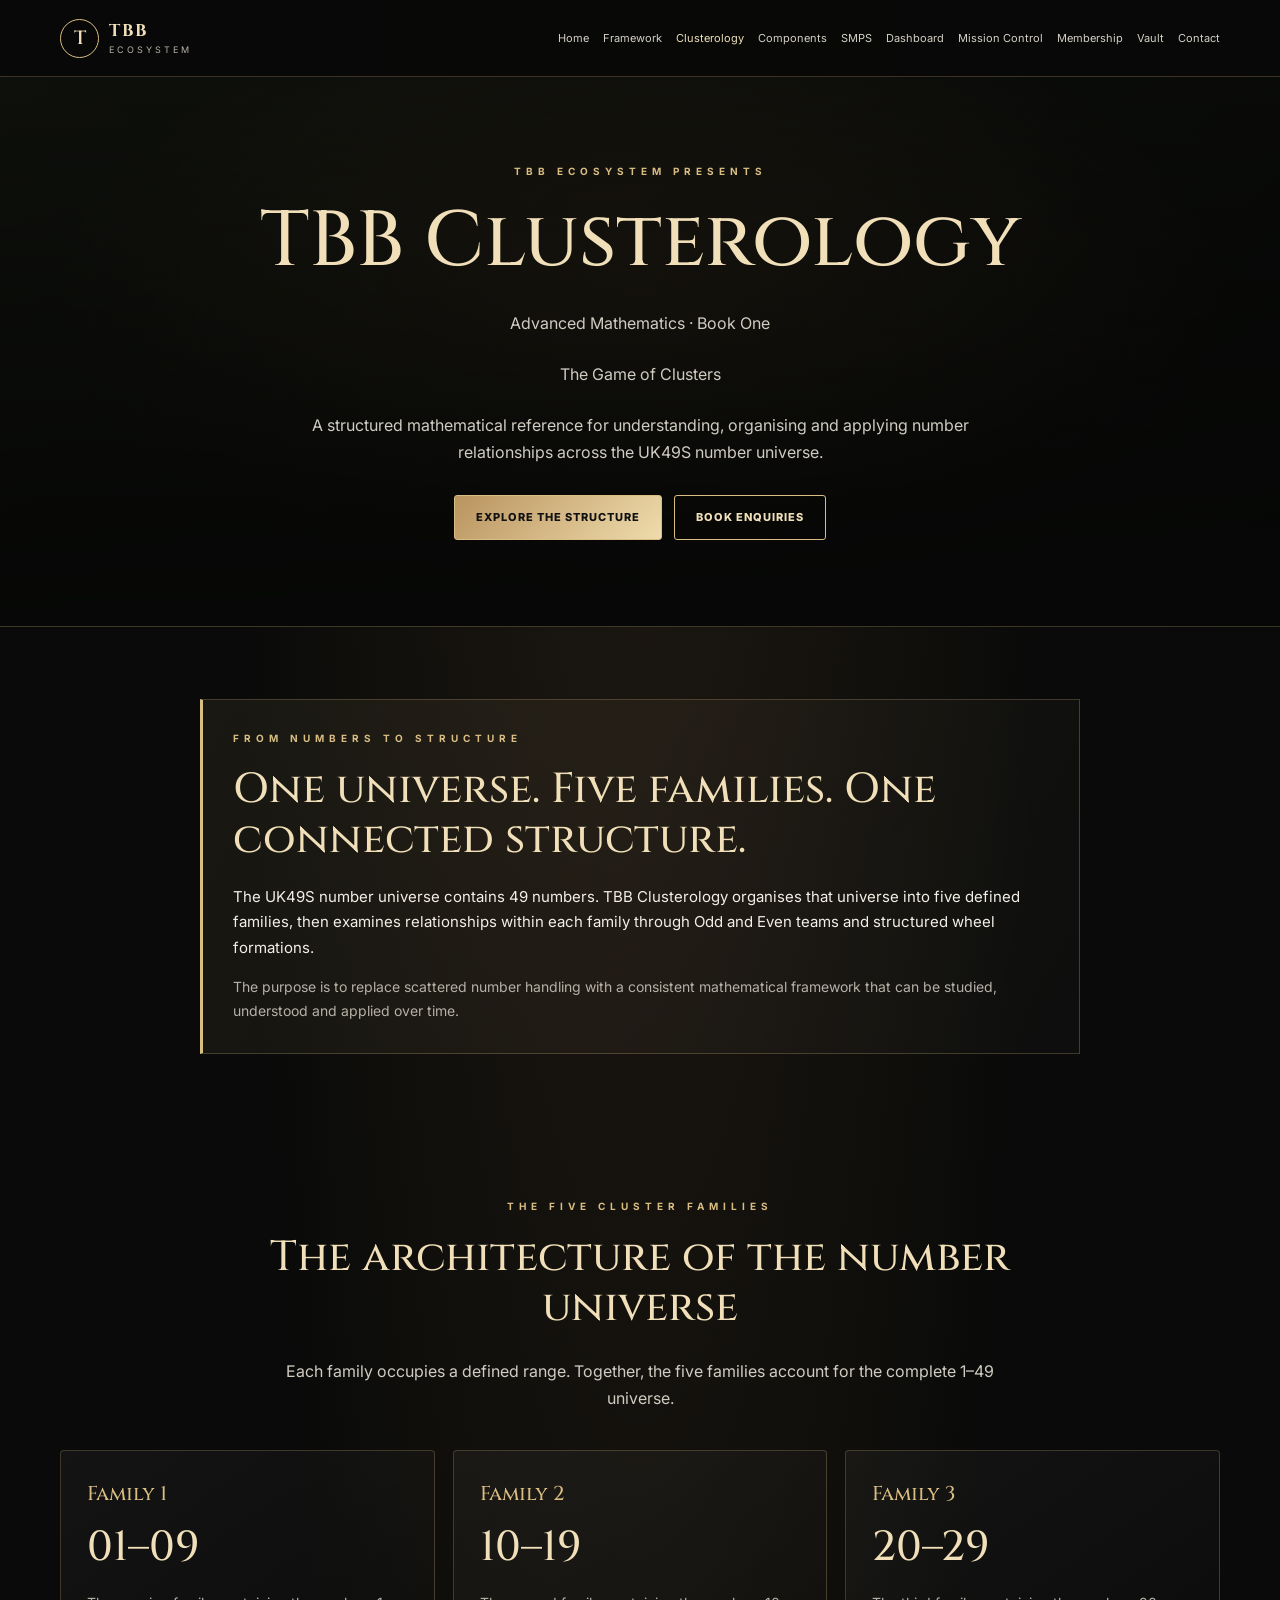
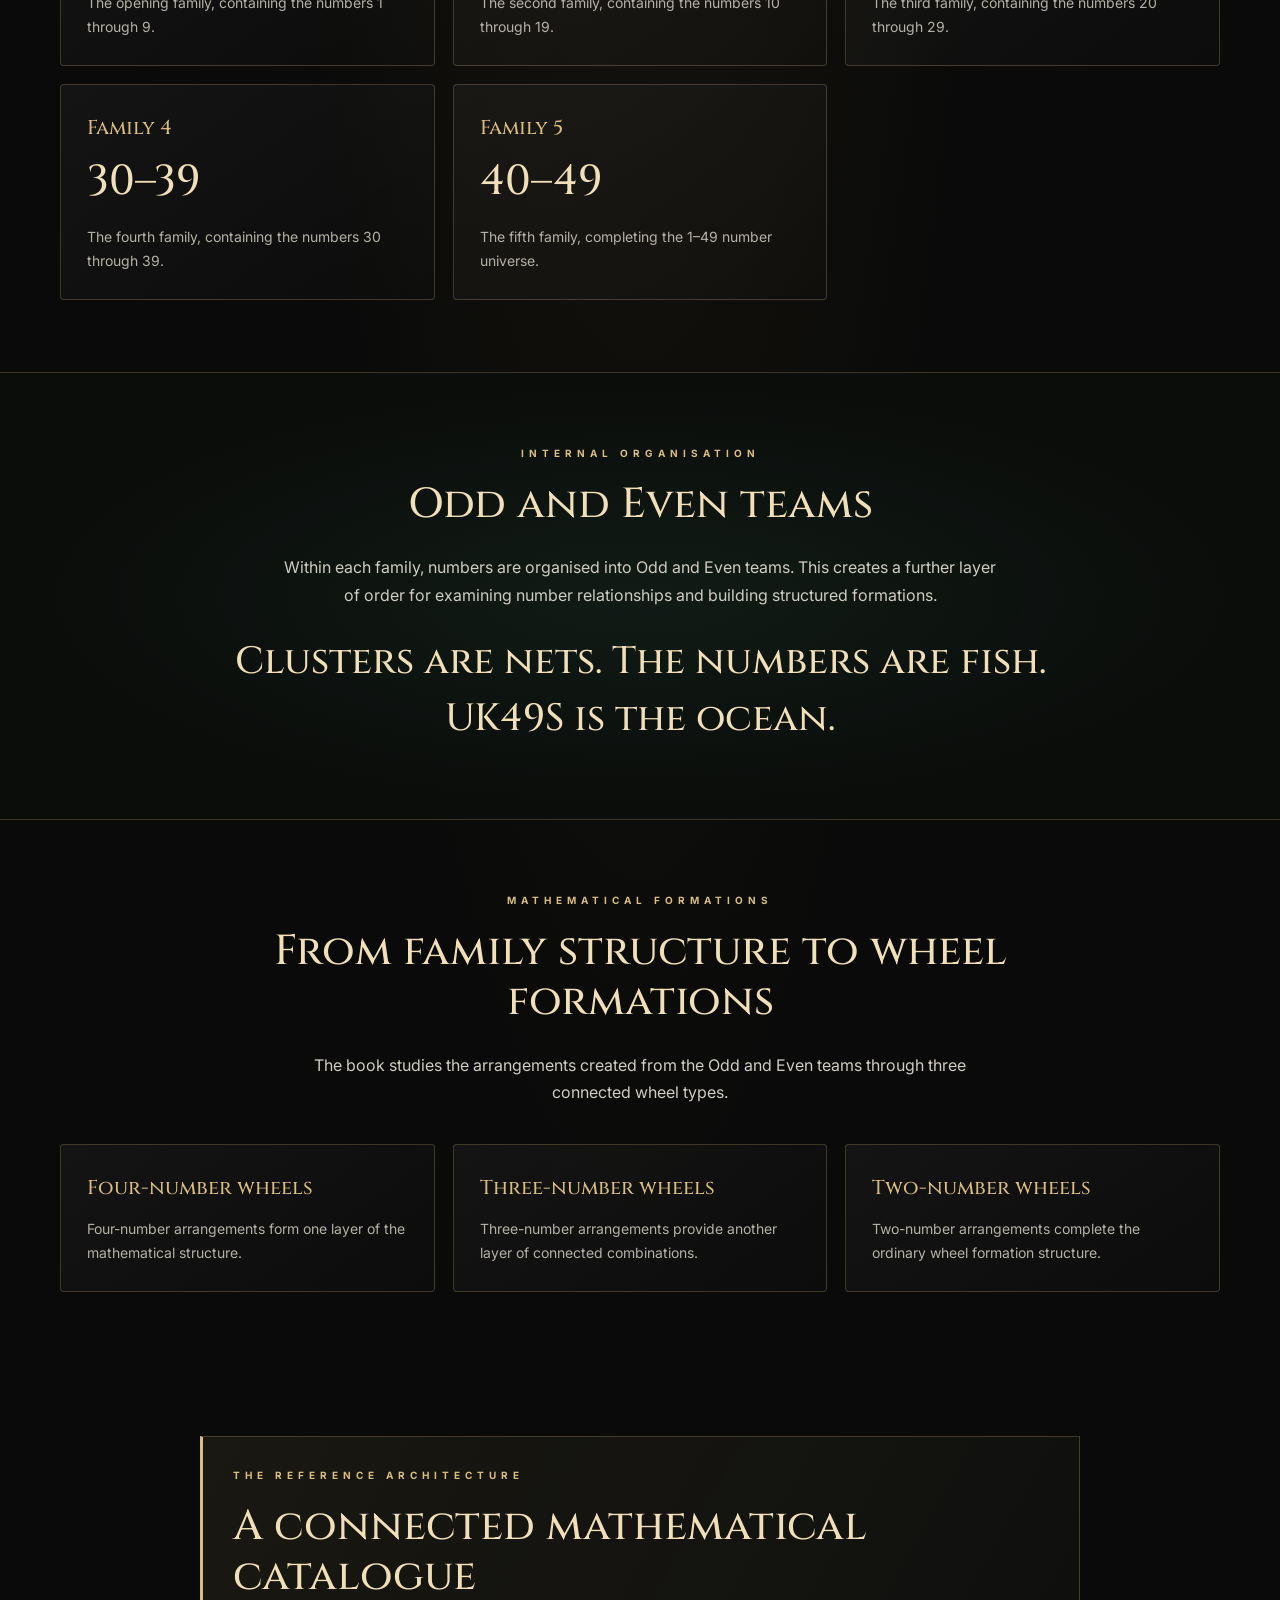
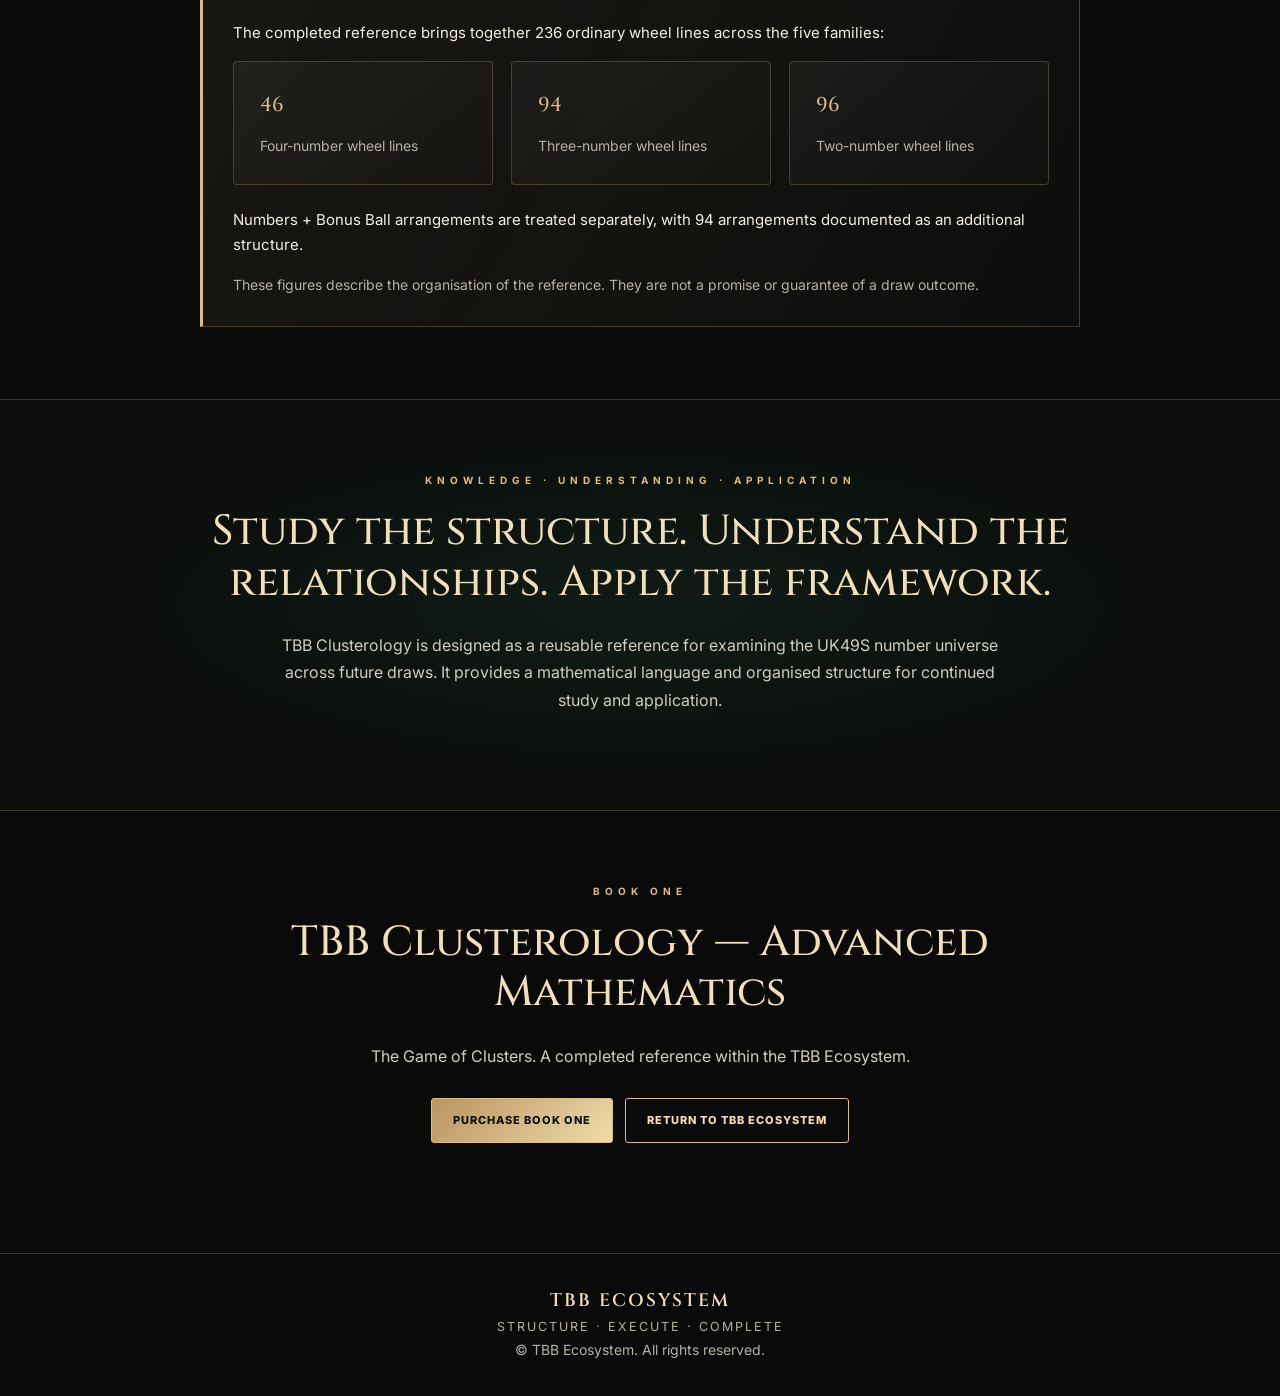
<file: clusterology.html>
<!doctype html>
<html lang="en">
<head>
<meta charset="utf-8">
<meta name="viewport" content="width=device-width,initial-scale=1">
<meta name="theme-color" content="#090a09">
<meta name="description" content="TBB Clusterology: a structured mathematical reference for the UK49S number universe.">
<title>TBB Clusterology | TBB Ecosystem</title>
<link rel="preconnect" href="https://fonts.googleapis.com">
<link rel="preconnect" href="https://fonts.gstatic.com" crossorigin>
<link href="https://fonts.googleapis.com/css2?family=Cinzel:wght@400;500;600;700&family=Inter:wght@300;400;500;600;700&display=swap" rel="stylesheet">
<link rel="stylesheet" href="style.css">
</head>
<body>
<header><div class="nav">
<a class="brand" href="index.html"><span class="mark">T</span><span><strong>TBB</strong><small>ECOSYSTEM</small></span></a>
<nav aria-label="Main navigation">
<a href="index.html">Home</a><a href="framework.html">Framework</a><a href="clusterology.html" aria-current="page">Clusterology</a><a href="components.html">Components</a><a href="smps.html">SMPS</a><a href="dashboard.html">Dashboard</a><a href="mission-control.html">Mission Control</a><a href="subscription.html">Membership</a><a href="vault.html">Vault</a><a href="contact.html">Contact</a>
</nav></div></header>
<main>
<section class="hero"><div class="hero-inner">
<p class="eyebrow">TBB Ecosystem presents</p><h1>TBB Clusterology</h1>
<p class="lead">Advanced Mathematics · Book One</p><p class="lead">The Game of Clusters</p>
<p class="lead">A structured mathematical reference for understanding, organising and applying number relationships across the UK49S number universe.</p>
<div class="actions"><a class="btn" href="#the-structure">Explore the Structure</a><a class="btn secondary" href="contact.html">Book Enquiries</a></div>
</div></section>
<section><div class="wrap"><div class="intro">
<p class="eyebrow">From numbers to structure</p><h2>One universe. Five families. One connected structure.</h2>
<p>The UK49S number universe contains 49 numbers. TBB Clusterology organises that universe into five defined families, then examines relationships within each family through Odd and Even teams and structured wheel formations.</p>
<p class="muted">The purpose is to replace scattered number handling with a consistent mathematical framework that can be studied, understood and applied over time.</p>
</div></div></section>
<section id="the-structure"><div class="wrap">
<div class="section-head"><p class="eyebrow">The five cluster families</p><h2>The architecture of the number universe</h2><p class="lead">Each family occupies a defined range. Together, the five families account for the complete 1–49 universe.</p></div>
<div class="grid">
<article class="card"><h3>Family 1</h3><h2>01–09</h2><p>The opening family, containing the numbers 1 through 9.</p></article>
<article class="card"><h3>Family 2</h3><h2>10–19</h2><p>The second family, containing the numbers 10 through 19.</p></article>
<article class="card"><h3>Family 3</h3><h2>20–29</h2><p>The third family, containing the numbers 20 through 29.</p></article>
<article class="card"><h3>Family 4</h3><h2>30–39</h2><p>The fourth family, containing the numbers 30 through 39.</p></article>
<article class="card"><h3>Family 5</h3><h2>40–49</h2><p>The fifth family, completing the 1–49 number universe.</p></article>
</div></div></section>
<section class="band"><div class="wrap"><p class="eyebrow">Internal organisation</p><h2>Odd and Even teams</h2>
<p class="lead">Within each family, numbers are organised into Odd and Even teams. This creates a further layer of order for examining number relationships and building structured formations.</p>
<div class="quote">Clusters are nets. The numbers are fish. UK49S is the ocean.</div>
</div></section>
<section><div class="wrap"><div class="section-head">
<p class="eyebrow">Mathematical formations</p><h2>From family structure to wheel formations</h2>
<p class="lead">The book studies the arrangements created from the Odd and Even teams through three connected wheel types.</p></div>
<div class="grid">
<article class="card"><h3>Four-number wheels</h3><p>Four-number arrangements form one layer of the mathematical structure.</p></article>
<article class="card"><h3>Three-number wheels</h3><p>Three-number arrangements provide another layer of connected combinations.</p></article>
<article class="card"><h3>Two-number wheels</h3><p>Two-number arrangements complete the ordinary wheel formation structure.</p></article>
</div></div></section>
<section><div class="wrap"><div class="intro">
<p class="eyebrow">The reference architecture</p><h2>A connected mathematical catalogue</h2>
<p>The completed reference brings together 236 ordinary wheel lines across the five families:</p>
<div class="grid">
<article class="card"><h3>46</h3><p>Four-number wheel lines</p></article>
<article class="card"><h3>94</h3><p>Three-number wheel lines</p></article>
<article class="card"><h3>96</h3><p>Two-number wheel lines</p></article>
</div>
<p style="margin-top:22px">Numbers + Bonus Ball arrangements are treated separately, with 94 arrangements documented as an additional structure.</p>
<p class="muted">These figures describe the organisation of the reference. They are not a promise or guarantee of a draw outcome.</p>
</div></div></section>
<section class="band"><div class="wrap">
<p class="eyebrow">Knowledge · Understanding · Application</p>
<h2>Study the structure. Understand the relationships. Apply the framework.</h2>
<p class="lead">TBB Clusterology is designed as a reusable reference for examining the UK49S number universe across future draws. It provides a mathematical language and organised structure for continued study and application.</p>
</div></section>
<section><div class="wrap"><div class="section-head">
<p class="eyebrow">Book One</p><h2>TBB Clusterology — Advanced Mathematics</h2>
<p class="lead">The Game of Clusters. A completed reference within the TBB Ecosystem.</p>
<div class="actions">
<a class="btn" href="https://payhip.com/b/MDR5b" target="_blank" rel="noopener">Purchase Book One</a>
<a class="btn secondary" href="index.html">Return to TBB Ecosystem</a>
</div>
</section>
</main>
<footer><strong>TBB ECOSYSTEM</strong><small>STRUCTURE · EXECUTE · COMPLETE</small><p class="muted">© TBB Ecosystem. All rights reserved.</p></footer>
</body></html>
</file>
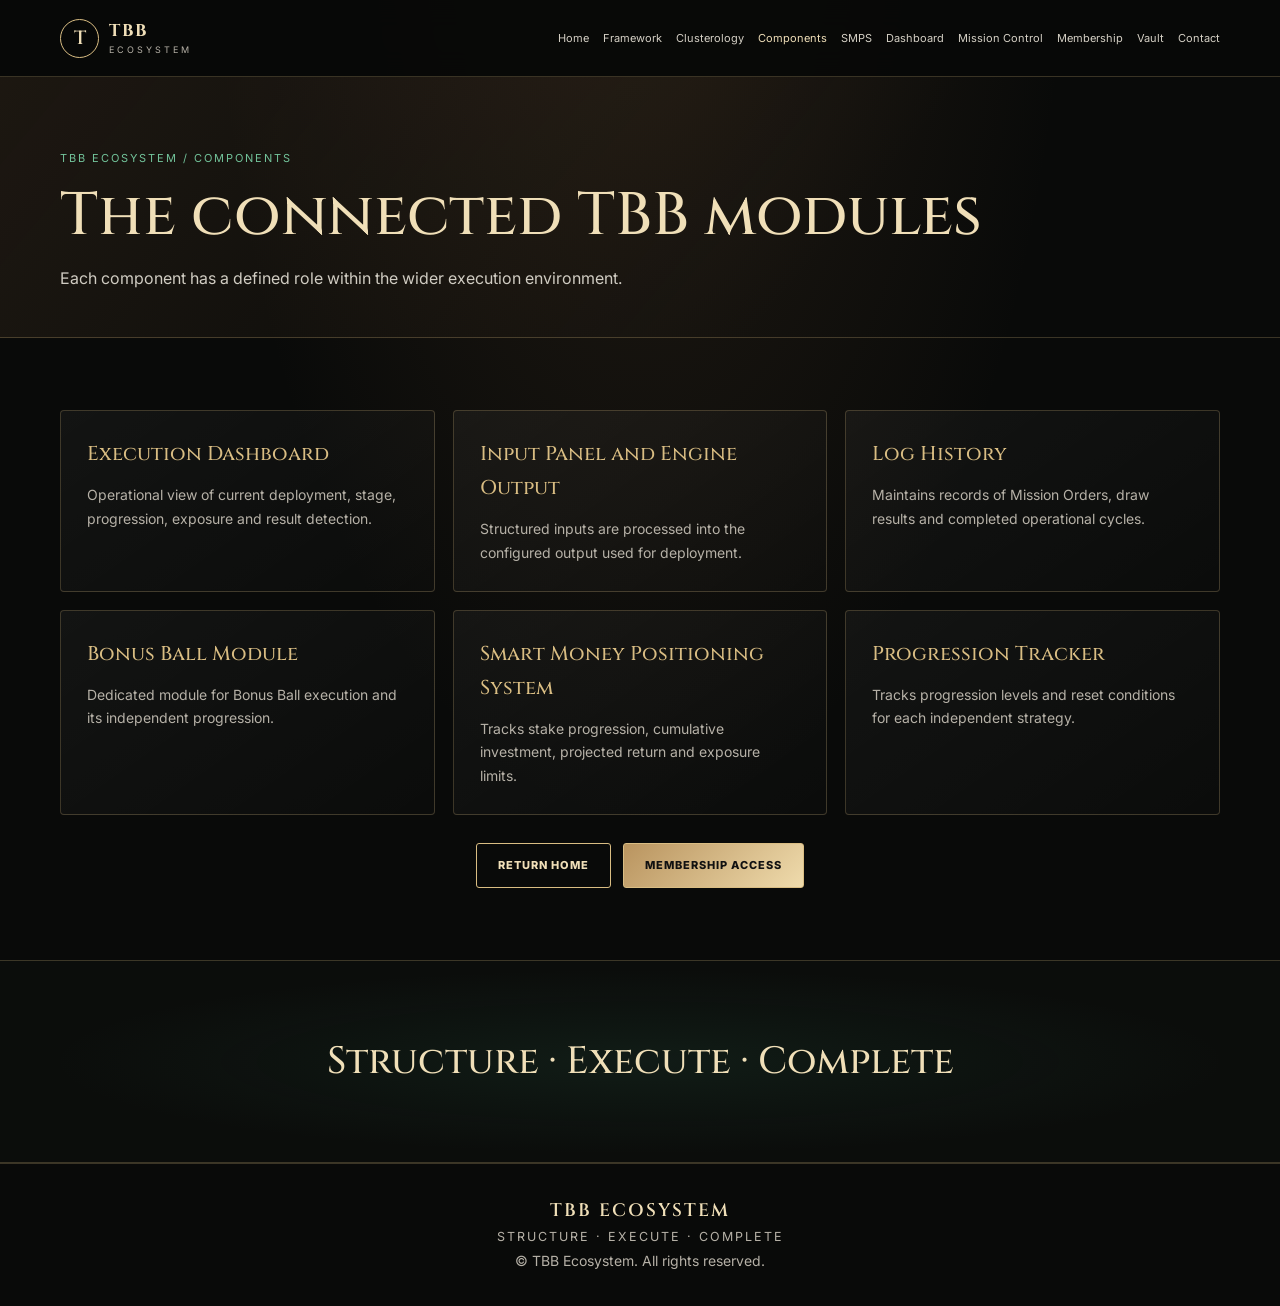
<file: components.html>
<!doctype html><html lang="en"><head><meta charset="utf-8"><meta name="viewport" content="width=device-width,initial-scale=1"><meta name="theme-color" content="#090a09"><meta name="description" content="Each component has a defined role within the wider execution environment."><title>Ecosystem Components | TBB Ecosystem</title><link rel="preconnect" href="https://fonts.googleapis.com"><link rel="preconnect" href="https://fonts.gstatic.com" crossorigin><link href="https://fonts.googleapis.com/css2?family=Cinzel:wght@400;500;600;700&family=Inter:wght@300;400;500;600;700&display=swap" rel="stylesheet"><link rel="stylesheet" href="assets/style.css"></head><body><header><div class="nav"><a class="brand" href="index.html"><span class="mark">T</span><span><strong>TBB</strong><small>ECOSYSTEM</small></span></a><nav aria-label="Main navigation"><a href="index.html" >Home</a><a href="framework.html" >Framework</a><a href="clusterology.html" >Clusterology</a><a href="components.html" aria-current=page>Components</a><a href="smps.html" >SMPS</a><a href="dashboard.html" >Dashboard</a><a href="mission-control.html" >Mission Control</a><a href="subscription.html" >Membership</a><a href="vault.html" >Vault</a><a href="contact.html" >Contact</a></nav></div></header><main><section class="page-hero"><div class="wrap"><div class="crumb">TBB Ecosystem / Components</div><h1>The connected TBB modules</h1><p class="lead" style="margin:16px 0 0">Each component has a defined role within the wider execution environment.</p></div></section><section><div class="wrap"><div class="grid"><article class="card"><h3>Execution Dashboard</h3><p>Operational view of current deployment, stage, progression, exposure and result detection.</p></article><article class="card"><h3>Input Panel and Engine Output</h3><p>Structured inputs are processed into the configured output used for deployment.</p></article><article class="card"><h3>Log History</h3><p>Maintains records of Mission Orders, draw results and completed operational cycles.</p></article><article class="card"><h3>Bonus Ball Module</h3><p>Dedicated module for Bonus Ball execution and its independent progression.</p></article><article class="card"><h3>Smart Money Positioning System</h3><p>Tracks stake progression, cumulative investment, projected return and exposure limits.</p></article><article class="card"><h3>Progression Tracker</h3><p>Tracks progression levels and reset conditions for each independent strategy.</p></article></div><div class="actions"><a class="btn secondary" href="index.html">Return Home</a><a class="btn" href="subscription.html">Membership Access</a></div></div></section><section class="band"><div class="wrap"><div class="quote">Structure · Execute · Complete</div></div></section></main><footer><strong>TBB ECOSYSTEM</strong><small>STRUCTURE · EXECUTE · COMPLETE</small><p class="muted">© TBB Ecosystem. All rights reserved.</p></footer></body></html>
</file>
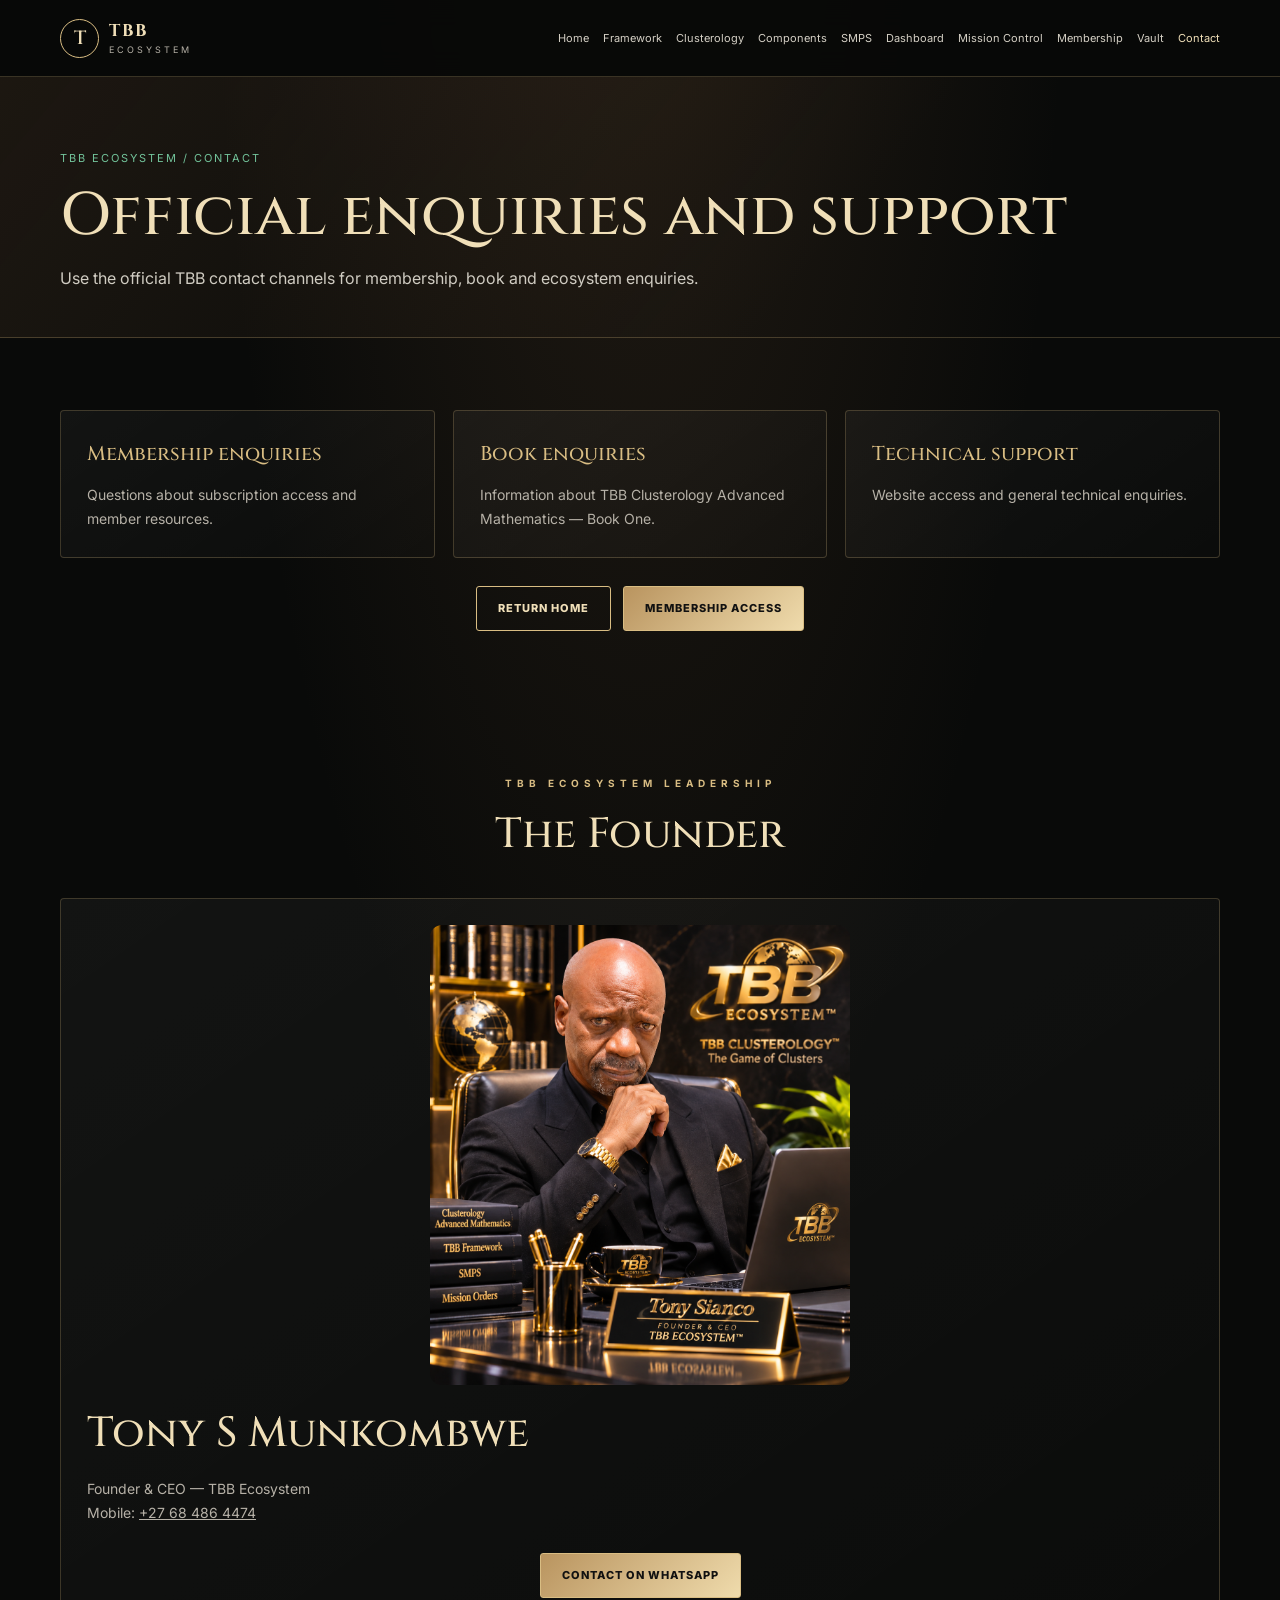
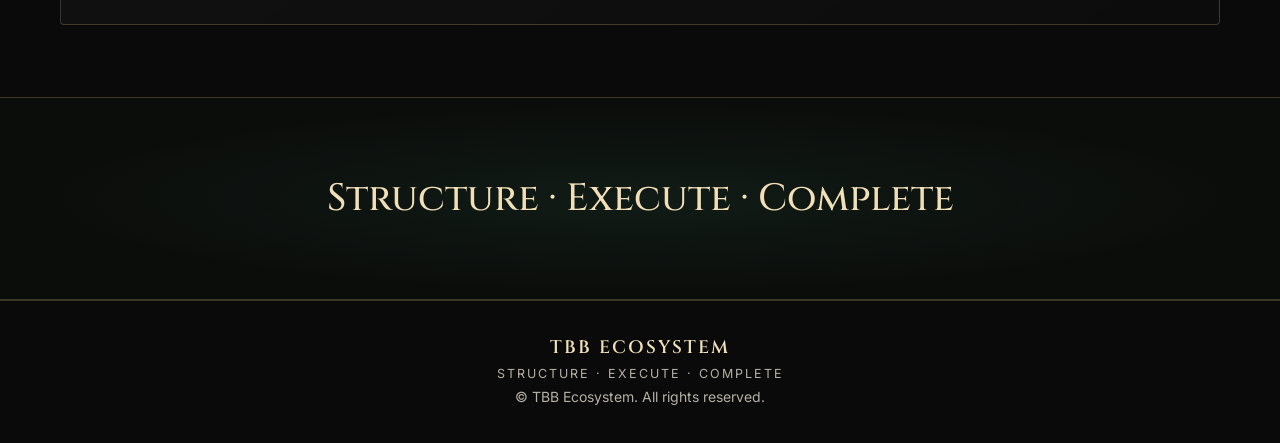
<file: contact.html>
<!doctype html><html lang="en"><head><meta charset="utf-8"><meta name="viewport" content="width=device-width,initial-scale=1"><meta name="theme-color" content="#090a09"><meta name="description" content="Use the official TBB contact channels for membership, book and ecosystem enquiries."><title>Contact TBB | TBB Ecosystem</title><link rel="preconnect" href="https://fonts.googleapis.com"><link rel="preconnect" href="https://fonts.gstatic.com" crossorigin><link href="https://fonts.googleapis.com/css2?family=Cinzel:wght@400;500;600;700&family=Inter:wght@300;400;500;600;700&display=swap" rel="stylesheet"><link rel="stylesheet" href="assets/style.css"></head><body><header><div class="nav"><a class="brand" href="index.html"><span class="mark">T</span><span><strong>TBB</strong><small>ECOSYSTEM</small></span></a><nav aria-label="Main navigation"><a href="index.html" >Home</a><a href="framework.html" >Framework</a><a href="clusterology.html" >Clusterology</a><a href="components.html" >Components</a><a href="smps.html" >SMPS</a><a href="dashboard.html" >Dashboard</a><a href="mission-control.html" >Mission Control</a><a href="subscription.html" >Membership</a><a href="vault.html" >Vault</a><a href="contact.html" aria-current=page>Contact</a></nav></div></header><main><section class="page-hero"><div class="wrap"><div class="crumb">TBB Ecosystem / Contact</div><h1>Official enquiries and support</h1><p class="lead" style="margin:16px 0 0">Use the official TBB contact channels for membership, book and ecosystem enquiries.</p></div></section><section><div class="wrap"><div class="grid"><article class="card"><h3>Membership enquiries</h3><p>Questions about subscription access and member resources.</p></article><article class="card"><h3>Book enquiries</h3><p>Information about TBB Clusterology Advanced Mathematics — Book One.</p></article><article class="card"><h3>Technical support</h3><p>Website access and general technical enquiries.</p></article></div><div class="actions"><a class="btn secondary" href="index.html">Return Home</a><a class="btn" href="subscription.html">Membership Access</a></div></div></section><section class="wrap">
  <div class="section-head">
    <p class="eyebrow">TBB ECOSYSTEM LEADERSHIP</p>
    <h2>The Founder</h2>
  </div>

  <div class="card">
    <img src="assets/file_0000000037608211a07a4498cf253968.png"
         alt="Tony S Munkombwe, Founder and CEO of TBB Ecosystem"
         style="width:100%;max-width:420px;border-radius:12px;display:block;margin:0 auto 24px;">

    <h2>Tony S Munkombwe</h2>
    <p class="lead">Founder &amp; CEO — TBB Ecosystem</p>
    <p>Mobile: <a href="tel:+27684864474">+27 68 486 4474</a></p>

    <div class="actions">
      <a class="btn" href="https://wa.me/27684864474" target="_blank" rel="noopener">Contact on WhatsApp</a>
    </div>
  </div>
</section><section class="band"><div class="wrap"><div class="quote">Structure · Execute · Complete</div></div></section></main><footer><strong>TBB ECOSYSTEM</strong><small>STRUCTURE · EXECUTE · COMPLETE</small><p class="muted">© TBB Ecosystem. All rights reserved.</p></footer></body></html>
</file>
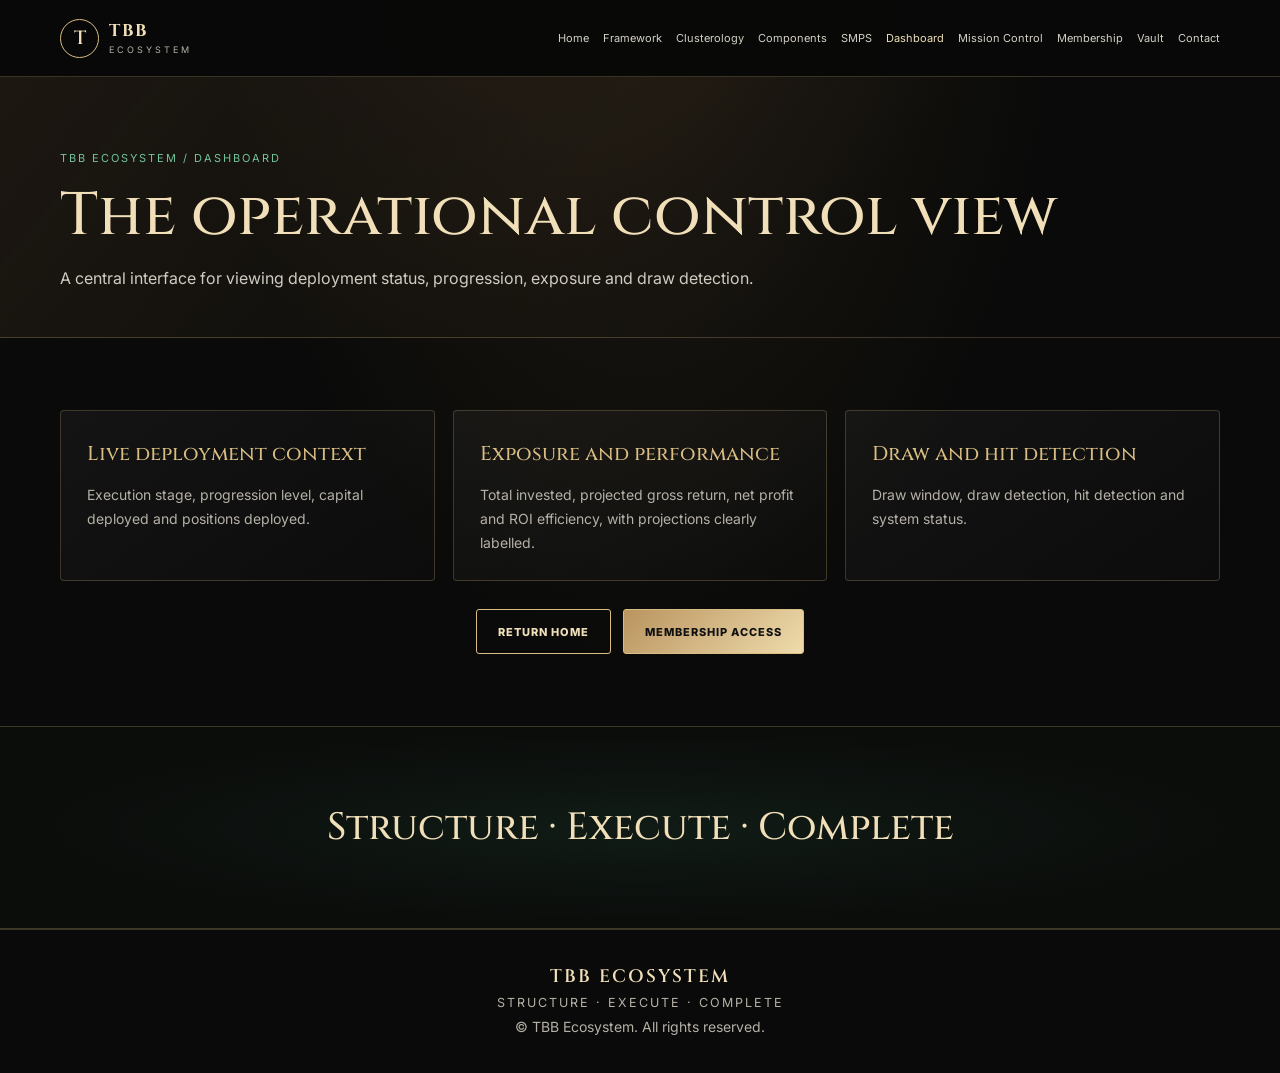
<file: dashboard.html>
<!doctype html><html lang="en"><head><meta charset="utf-8"><meta name="viewport" content="width=device-width,initial-scale=1"><meta name="theme-color" content="#090a09"><meta name="description" content="A central interface for viewing deployment status, progression, exposure and draw detection."><title>Execution Dashboard | TBB Ecosystem</title><link rel="preconnect" href="https://fonts.googleapis.com"><link rel="preconnect" href="https://fonts.gstatic.com" crossorigin><link href="https://fonts.googleapis.com/css2?family=Cinzel:wght@400;500;600;700&family=Inter:wght@300;400;500;600;700&display=swap" rel="stylesheet"><link rel="stylesheet" href="assets/style.css"></head><body><header><div class="nav"><a class="brand" href="index.html"><span class="mark">T</span><span><strong>TBB</strong><small>ECOSYSTEM</small></span></a><nav aria-label="Main navigation"><a href="index.html" >Home</a><a href="framework.html" >Framework</a><a href="clusterology.html" >Clusterology</a><a href="components.html" >Components</a><a href="smps.html" >SMPS</a><a href="dashboard.html" aria-current=page>Dashboard</a><a href="mission-control.html" >Mission Control</a><a href="subscription.html" >Membership</a><a href="vault.html" >Vault</a><a href="contact.html" >Contact</a></nav></div></header><main><section class="page-hero"><div class="wrap"><div class="crumb">TBB Ecosystem / Dashboard</div><h1>The operational control view</h1><p class="lead" style="margin:16px 0 0">A central interface for viewing deployment status, progression, exposure and draw detection.</p></div></section><section><div class="wrap"><div class="grid"><article class="card"><h3>Live deployment context</h3><p>Execution stage, progression level, capital deployed and positions deployed.</p></article><article class="card"><h3>Exposure and performance</h3><p>Total invested, projected gross return, net profit and ROI efficiency, with projections clearly labelled.</p></article><article class="card"><h3>Draw and hit detection</h3><p>Draw window, draw detection, hit detection and system status.</p></article></div><div class="actions"><a class="btn secondary" href="index.html">Return Home</a><a class="btn" href="subscription.html">Membership Access</a></div></div></section><section class="band"><div class="wrap"><div class="quote">Structure · Execute · Complete</div></div></section></main><footer><strong>TBB ECOSYSTEM</strong><small>STRUCTURE · EXECUTE · COMPLETE</small><p class="muted">© TBB Ecosystem. All rights reserved.</p></footer></body></html>
</file>
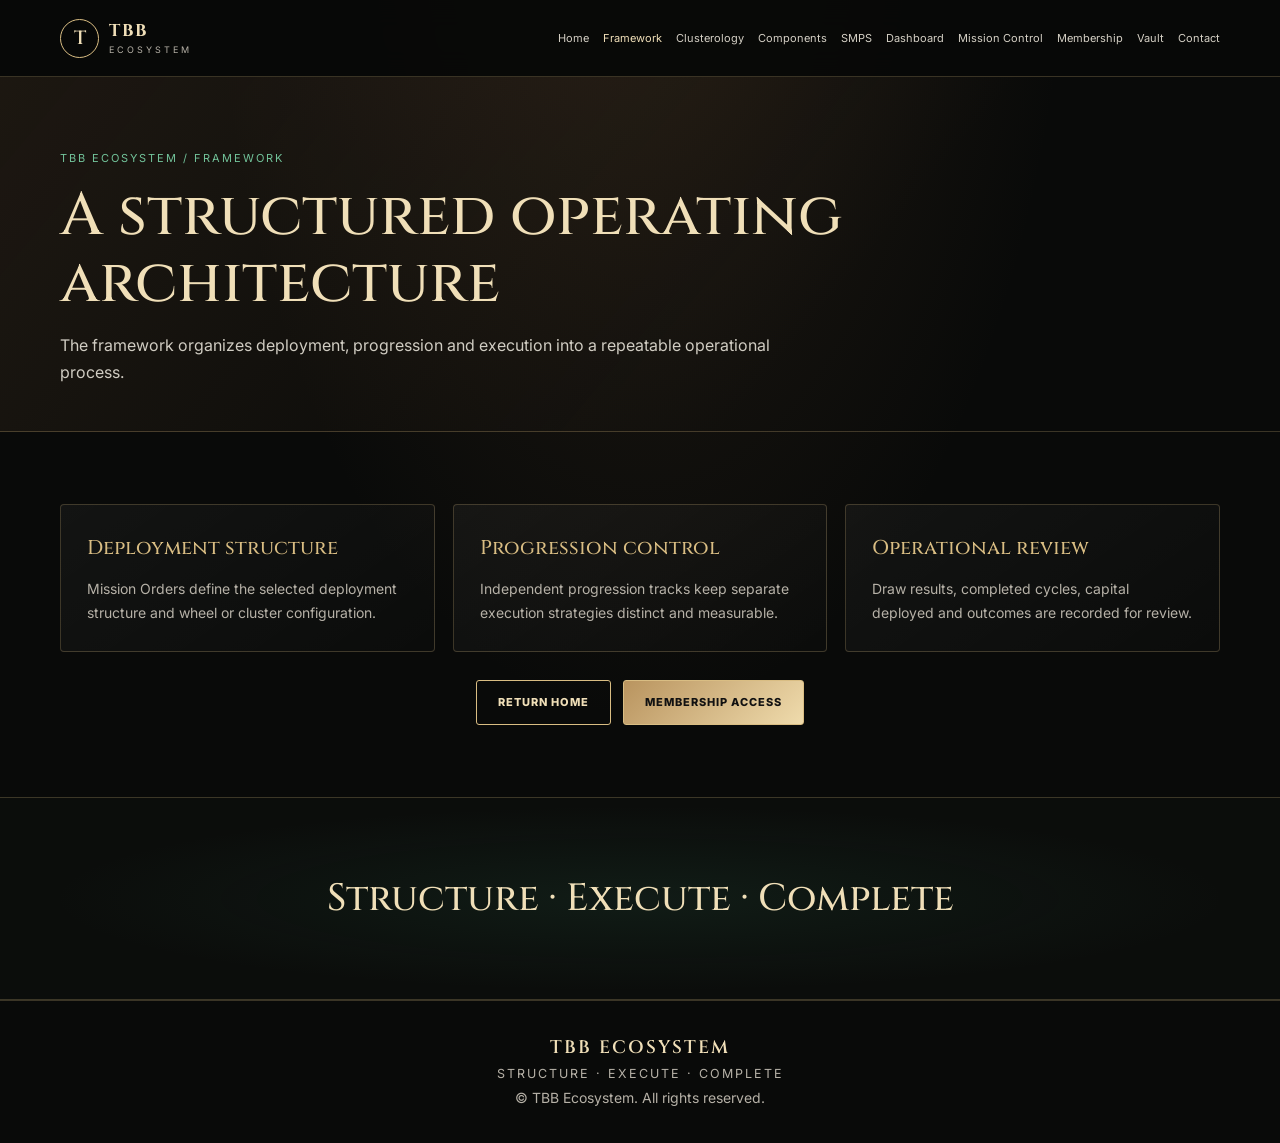
<file: framework.html>
<!doctype html><html lang="en"><head><meta charset="utf-8"><meta name="viewport" content="width=device-width,initial-scale=1"><meta name="theme-color" content="#090a09"><meta name="description" content="The framework organizes deployment, progression and execution into a repeatable operational process."><title>The TBB Framework | TBB Ecosystem</title><link rel="preconnect" href="https://fonts.googleapis.com"><link rel="preconnect" href="https://fonts.gstatic.com" crossorigin><link href="https://fonts.googleapis.com/css2?family=Cinzel:wght@400;500;600;700&family=Inter:wght@300;400;500;600;700&display=swap" rel="stylesheet"><link rel="stylesheet" href="assets/style.css"></head><body><header><div class="nav"><a class="brand" href="index.html"><span class="mark">T</span><span><strong>TBB</strong><small>ECOSYSTEM</small></span></a><nav aria-label="Main navigation"><a href="index.html" >Home</a><a href="framework.html" aria-current=page>Framework</a><a href="clusterology.html" >Clusterology</a><a href="components.html" >Components</a><a href="smps.html" >SMPS</a><a href="dashboard.html" >Dashboard</a><a href="mission-control.html" >Mission Control</a><a href="subscription.html" >Membership</a><a href="vault.html" >Vault</a><a href="contact.html" >Contact</a></nav></div></header><main><section class="page-hero"><div class="wrap"><div class="crumb">TBB Ecosystem / Framework</div><h1>A structured operating architecture</h1><p class="lead" style="margin:16px 0 0">The framework organizes deployment, progression and execution into a repeatable operational process.</p></div></section><section><div class="wrap"><div class="grid"><article class="card"><h3>Deployment structure</h3><p>Mission Orders define the selected deployment structure and wheel or cluster configuration.</p></article><article class="card"><h3>Progression control</h3><p>Independent progression tracks keep separate execution strategies distinct and measurable.</p></article><article class="card"><h3>Operational review</h3><p>Draw results, completed cycles, capital deployed and outcomes are recorded for review.</p></article></div><div class="actions"><a class="btn secondary" href="index.html">Return Home</a><a class="btn" href="subscription.html">Membership Access</a></div></div></section><section class="band"><div class="wrap"><div class="quote">Structure · Execute · Complete</div></div></section></main><footer><strong>TBB ECOSYSTEM</strong><small>STRUCTURE · EXECUTE · COMPLETE</small><p class="muted">© TBB Ecosystem. All rights reserved.</p></footer></body></html>
</file>
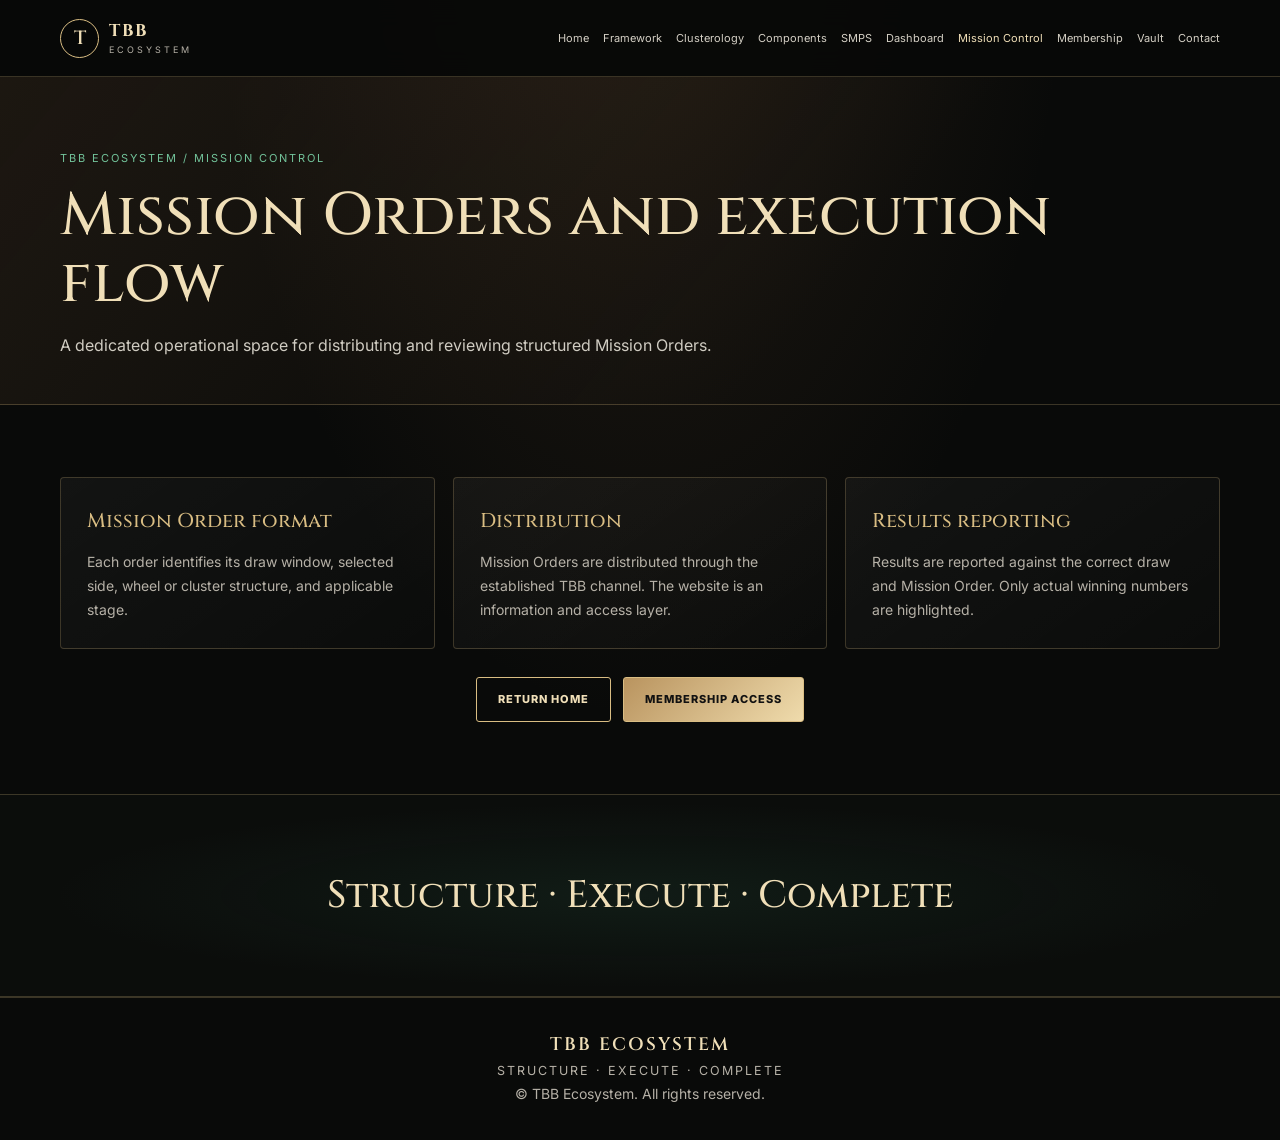
<file: mission-control.html>
<!doctype html><html lang="en"><head><meta charset="utf-8"><meta name="viewport" content="width=device-width,initial-scale=1"><meta name="theme-color" content="#090a09"><meta name="description" content="A dedicated operational space for distributing and reviewing structured Mission Orders."><title>Mission Control | TBB Ecosystem</title><link rel="preconnect" href="https://fonts.googleapis.com"><link rel="preconnect" href="https://fonts.gstatic.com" crossorigin><link href="https://fonts.googleapis.com/css2?family=Cinzel:wght@400;500;600;700&family=Inter:wght@300;400;500;600;700&display=swap" rel="stylesheet"><link rel="stylesheet" href="assets/style.css"></head><body><header><div class="nav"><a class="brand" href="index.html"><span class="mark">T</span><span><strong>TBB</strong><small>ECOSYSTEM</small></span></a><nav aria-label="Main navigation"><a href="index.html" >Home</a><a href="framework.html" >Framework</a><a href="clusterology.html" >Clusterology</a><a href="components.html" >Components</a><a href="smps.html" >SMPS</a><a href="dashboard.html" >Dashboard</a><a href="mission-control.html" aria-current=page>Mission Control</a><a href="subscription.html" >Membership</a><a href="vault.html" >Vault</a><a href="contact.html" >Contact</a></nav></div></header><main><section class="page-hero"><div class="wrap"><div class="crumb">TBB Ecosystem / Mission Control</div><h1>Mission Orders and execution flow</h1><p class="lead" style="margin:16px 0 0">A dedicated operational space for distributing and reviewing structured Mission Orders.</p></div></section><section><div class="wrap"><div class="grid"><article class="card"><h3>Mission Order format</h3><p>Each order identifies its draw window, selected side, wheel or cluster structure, and applicable stage.</p></article><article class="card"><h3>Distribution</h3><p>Mission Orders are distributed through the established TBB channel. The website is an information and access layer.</p></article><article class="card"><h3>Results reporting</h3><p>Results are reported against the correct draw and Mission Order. Only actual winning numbers are highlighted.</p></article></div><div class="actions"><a class="btn secondary" href="index.html">Return Home</a><a class="btn" href="subscription.html">Membership Access</a></div></div></section><section class="band"><div class="wrap"><div class="quote">Structure · Execute · Complete</div></div></section></main><footer><strong>TBB ECOSYSTEM</strong><small>STRUCTURE · EXECUTE · COMPLETE</small><p class="muted">© TBB Ecosystem. All rights reserved.</p></footer></body></html>
</file>
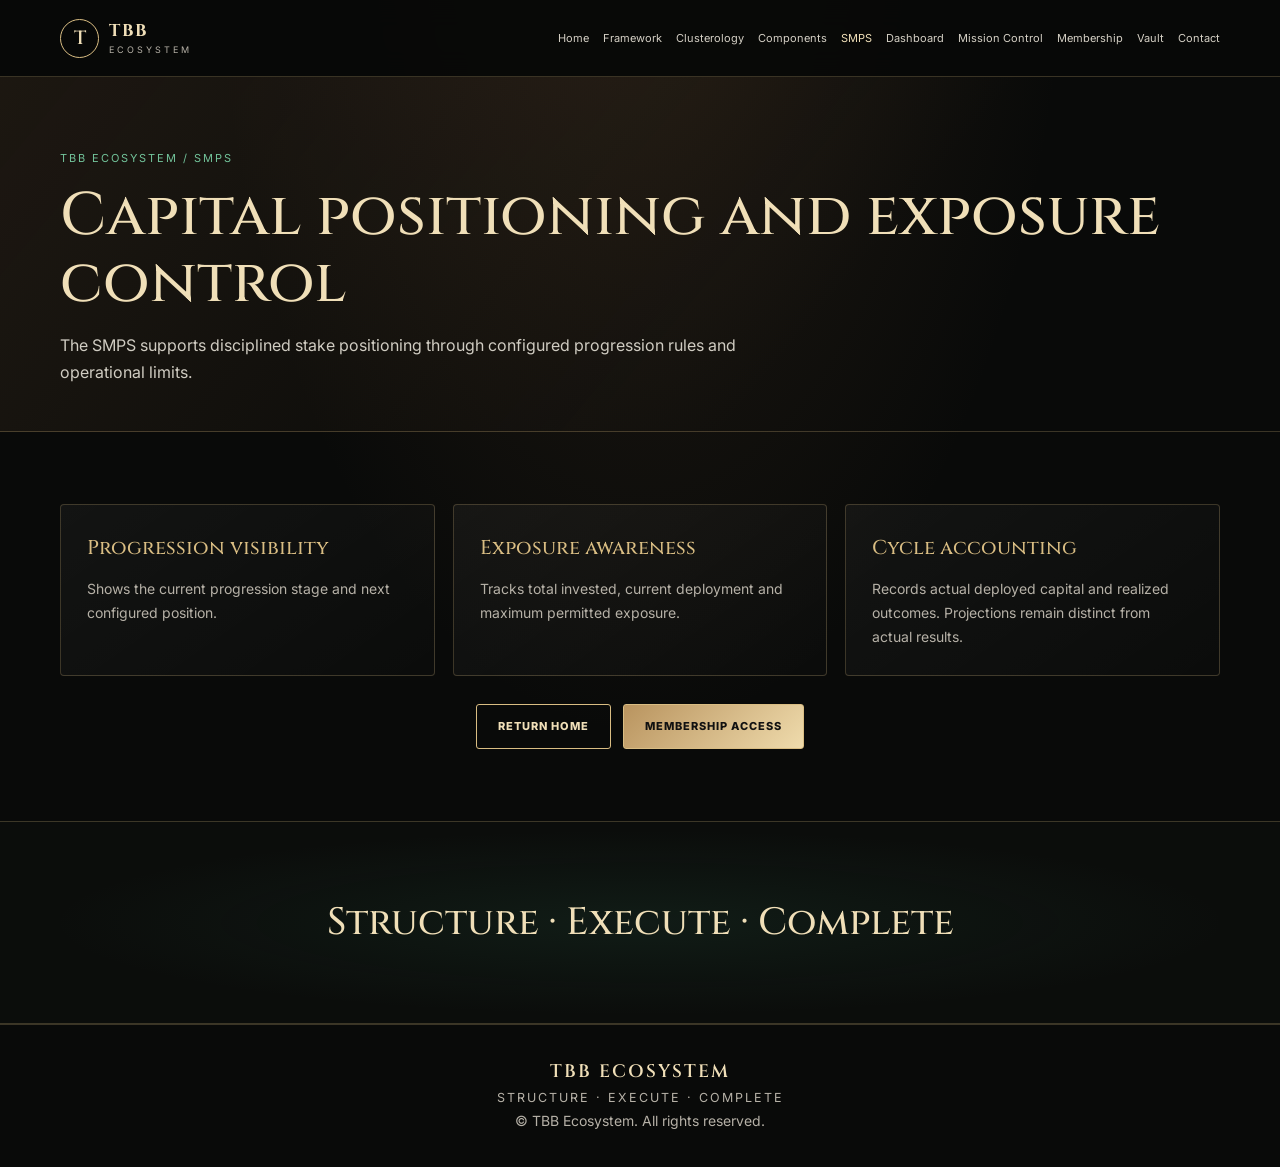
<file: smps.html>
<!doctype html><html lang="en"><head><meta charset="utf-8"><meta name="viewport" content="width=device-width,initial-scale=1"><meta name="theme-color" content="#090a09"><meta name="description" content="The SMPS supports disciplined stake positioning through configured progression rules and operational limits."><title>Smart Money Positioning System | TBB Ecosystem</title><link rel="preconnect" href="https://fonts.googleapis.com"><link rel="preconnect" href="https://fonts.gstatic.com" crossorigin><link href="https://fonts.googleapis.com/css2?family=Cinzel:wght@400;500;600;700&family=Inter:wght@300;400;500;600;700&display=swap" rel="stylesheet"><link rel="stylesheet" href="assets/style.css"></head><body><header><div class="nav"><a class="brand" href="index.html"><span class="mark">T</span><span><strong>TBB</strong><small>ECOSYSTEM</small></span></a><nav aria-label="Main navigation"><a href="index.html" >Home</a><a href="framework.html" >Framework</a><a href="clusterology.html" >Clusterology</a><a href="components.html" >Components</a><a href="smps.html" aria-current=page>SMPS</a><a href="dashboard.html" >Dashboard</a><a href="mission-control.html" >Mission Control</a><a href="subscription.html" >Membership</a><a href="vault.html" >Vault</a><a href="contact.html" >Contact</a></nav></div></header><main><section class="page-hero"><div class="wrap"><div class="crumb">TBB Ecosystem / SMPS</div><h1>Capital positioning and exposure control</h1><p class="lead" style="margin:16px 0 0">The SMPS supports disciplined stake positioning through configured progression rules and operational limits.</p></div></section><section><div class="wrap"><div class="grid"><article class="card"><h3>Progression visibility</h3><p>Shows the current progression stage and next configured position.</p></article><article class="card"><h3>Exposure awareness</h3><p>Tracks total invested, current deployment and maximum permitted exposure.</p></article><article class="card"><h3>Cycle accounting</h3><p>Records actual deployed capital and realized outcomes. Projections remain distinct from actual results.</p></article></div><div class="actions"><a class="btn secondary" href="index.html">Return Home</a><a class="btn" href="subscription.html">Membership Access</a></div></div></section><section class="band"><div class="wrap"><div class="quote">Structure · Execute · Complete</div></div></section></main><footer><strong>TBB ECOSYSTEM</strong><small>STRUCTURE · EXECUTE · COMPLETE</small><p class="muted">© TBB Ecosystem. All rights reserved.</p></footer></body></html>
</file>
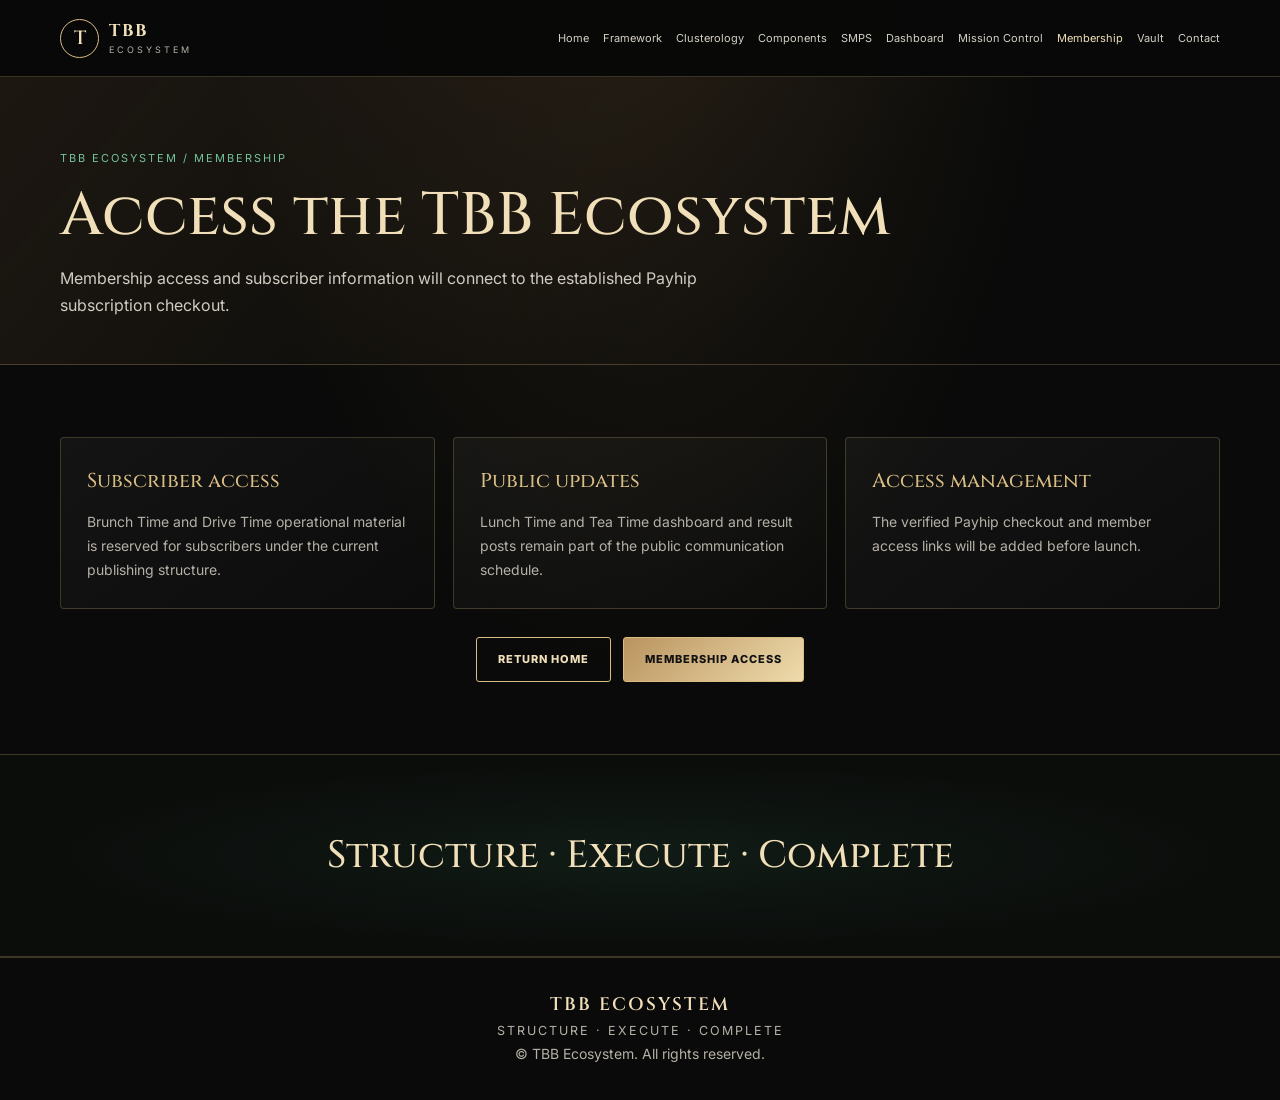
<file: subscription.html>
<!doctype html><html lang="en"><head><meta charset="utf-8"><meta name="viewport" content="width=device-width,initial-scale=1"><meta name="theme-color" content="#090a09"><meta name="description" content="Membership access and subscriber information will connect to the established Payhip subscription checkout."><title>TBB Membership | TBB Ecosystem</title><link rel="preconnect" href="https://fonts.googleapis.com"><link rel="preconnect" href="https://fonts.gstatic.com" crossorigin><link href="https://fonts.googleapis.com/css2?family=Cinzel:wght@400;500;600;700&family=Inter:wght@300;400;500;600;700&display=swap" rel="stylesheet"><link rel="stylesheet" href="assets/style.css"></head><body><header><div class="nav"><a class="brand" href="index.html"><span class="mark">T</span><span><strong>TBB</strong><small>ECOSYSTEM</small></span></a><nav aria-label="Main navigation"><a href="index.html" >Home</a><a href="framework.html" >Framework</a><a href="clusterology.html" >Clusterology</a><a href="components.html" >Components</a><a href="smps.html" >SMPS</a><a href="dashboard.html" >Dashboard</a><a href="mission-control.html" >Mission Control</a><a href="subscription.html" aria-current=page>Membership</a><a href="vault.html" >Vault</a><a href="contact.html" >Contact</a></nav></div></header><main><section class="page-hero"><div class="wrap"><div class="crumb">TBB Ecosystem / Membership</div><h1>Access the TBB Ecosystem</h1><p class="lead" style="margin:16px 0 0">Membership access and subscriber information will connect to the established Payhip subscription checkout.</p></div></section><section><div class="wrap"><div class="grid"><article class="card"><h3>Subscriber access</h3><p>Brunch Time and Drive Time operational material is reserved for subscribers under the current publishing structure.</p></article><article class="card"><h3>Public updates</h3><p>Lunch Time and Tea Time dashboard and result posts remain part of the public communication schedule.</p></article><article class="card"><h3>Access management</h3><p>The verified Payhip checkout and member access links will be added before launch.</p></article></div><div class="actions"><a class="btn secondary" href="index.html">Return Home</a><a class="btn" href="subscription.html">Membership Access</a></div></div></section><section class="band"><div class="wrap"><div class="quote">Structure · Execute · Complete</div></div></section></main><footer><strong>TBB ECOSYSTEM</strong><small>STRUCTURE · EXECUTE · COMPLETE</small><p class="muted">© TBB Ecosystem. All rights reserved.</p></footer></body></html>
</file>
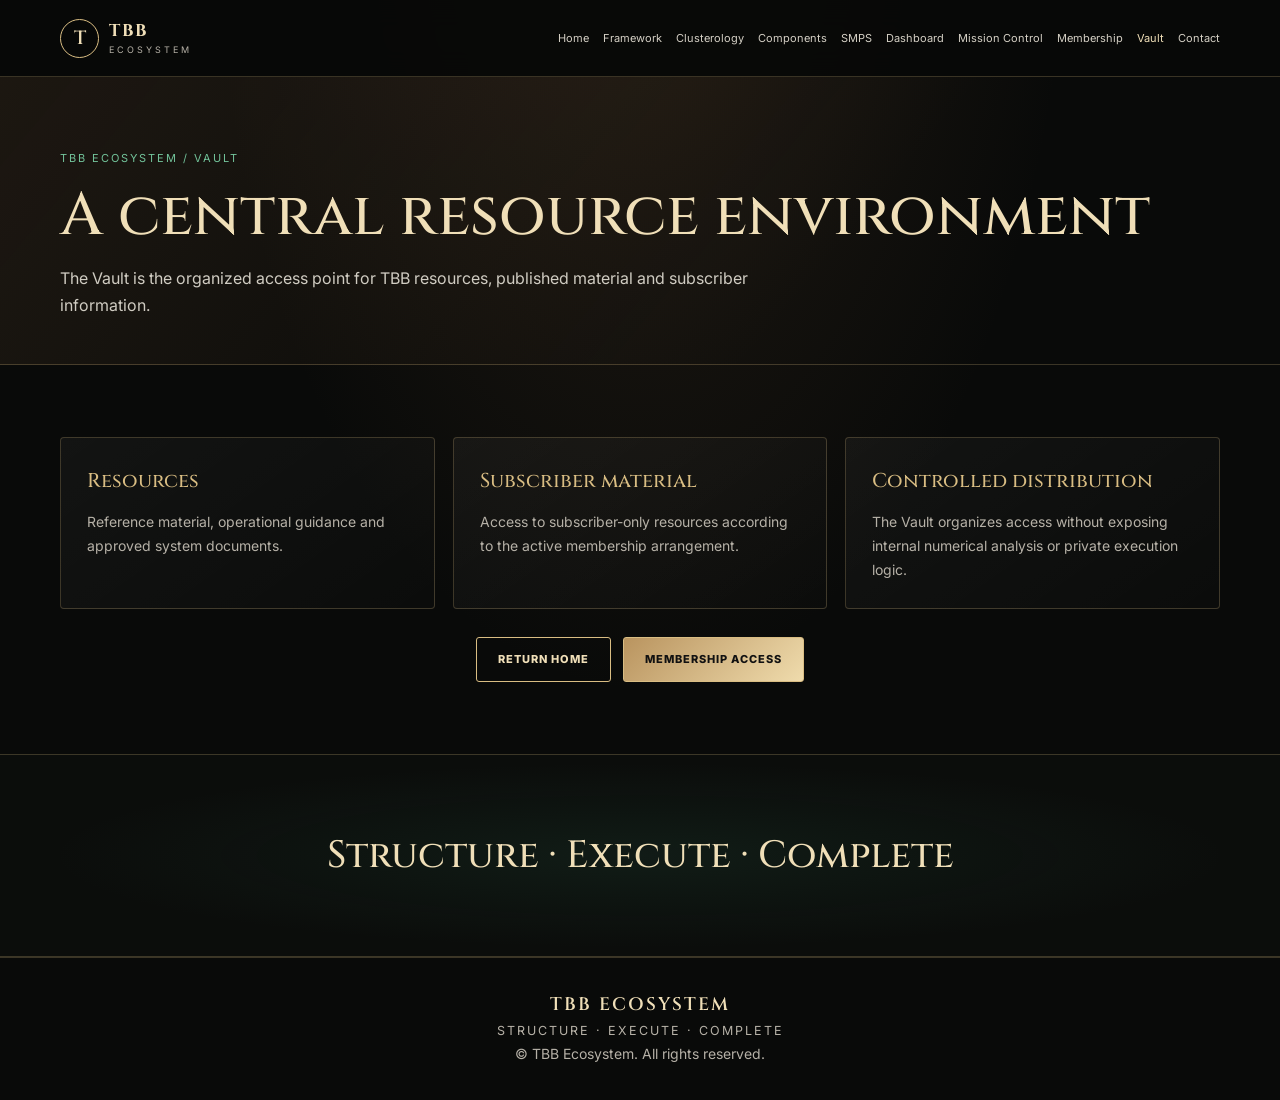
<file: vault.html>
<!doctype html><html lang="en"><head><meta charset="utf-8"><meta name="viewport" content="width=device-width,initial-scale=1"><meta name="theme-color" content="#090a09"><meta name="description" content="The Vault is the organized access point for TBB resources, published material and subscriber information."><title>The Vault | TBB Ecosystem</title><link rel="preconnect" href="https://fonts.googleapis.com"><link rel="preconnect" href="https://fonts.gstatic.com" crossorigin><link href="https://fonts.googleapis.com/css2?family=Cinzel:wght@400;500;600;700&family=Inter:wght@300;400;500;600;700&display=swap" rel="stylesheet"><link rel="stylesheet" href="assets/style.css"></head><body><header><div class="nav"><a class="brand" href="index.html"><span class="mark">T</span><span><strong>TBB</strong><small>ECOSYSTEM</small></span></a><nav aria-label="Main navigation"><a href="index.html" >Home</a><a href="framework.html" >Framework</a><a href="clusterology.html" >Clusterology</a><a href="components.html" >Components</a><a href="smps.html" >SMPS</a><a href="dashboard.html" >Dashboard</a><a href="mission-control.html" >Mission Control</a><a href="subscription.html" >Membership</a><a href="vault.html" aria-current=page>Vault</a><a href="contact.html" >Contact</a></nav></div></header><main><section class="page-hero"><div class="wrap"><div class="crumb">TBB Ecosystem / Vault</div><h1>A central resource environment</h1><p class="lead" style="margin:16px 0 0">The Vault is the organized access point for TBB resources, published material and subscriber information.</p></div></section><section><div class="wrap"><div class="grid"><article class="card"><h3>Resources</h3><p>Reference material, operational guidance and approved system documents.</p></article><article class="card"><h3>Subscriber material</h3><p>Access to subscriber-only resources according to the active membership arrangement.</p></article><article class="card"><h3>Controlled distribution</h3><p>The Vault organizes access without exposing internal numerical analysis or private execution logic.</p></article></div><div class="actions"><a class="btn secondary" href="index.html">Return Home</a><a class="btn" href="subscription.html">Membership Access</a></div></div></section><section class="band"><div class="wrap"><div class="quote">Structure · Execute · Complete</div></div></section></main><footer><strong>TBB ECOSYSTEM</strong><small>STRUCTURE · EXECUTE · COMPLETE</small><p class="muted">© TBB Ecosystem. All rights reserved.</p></footer></body></html>
</file>
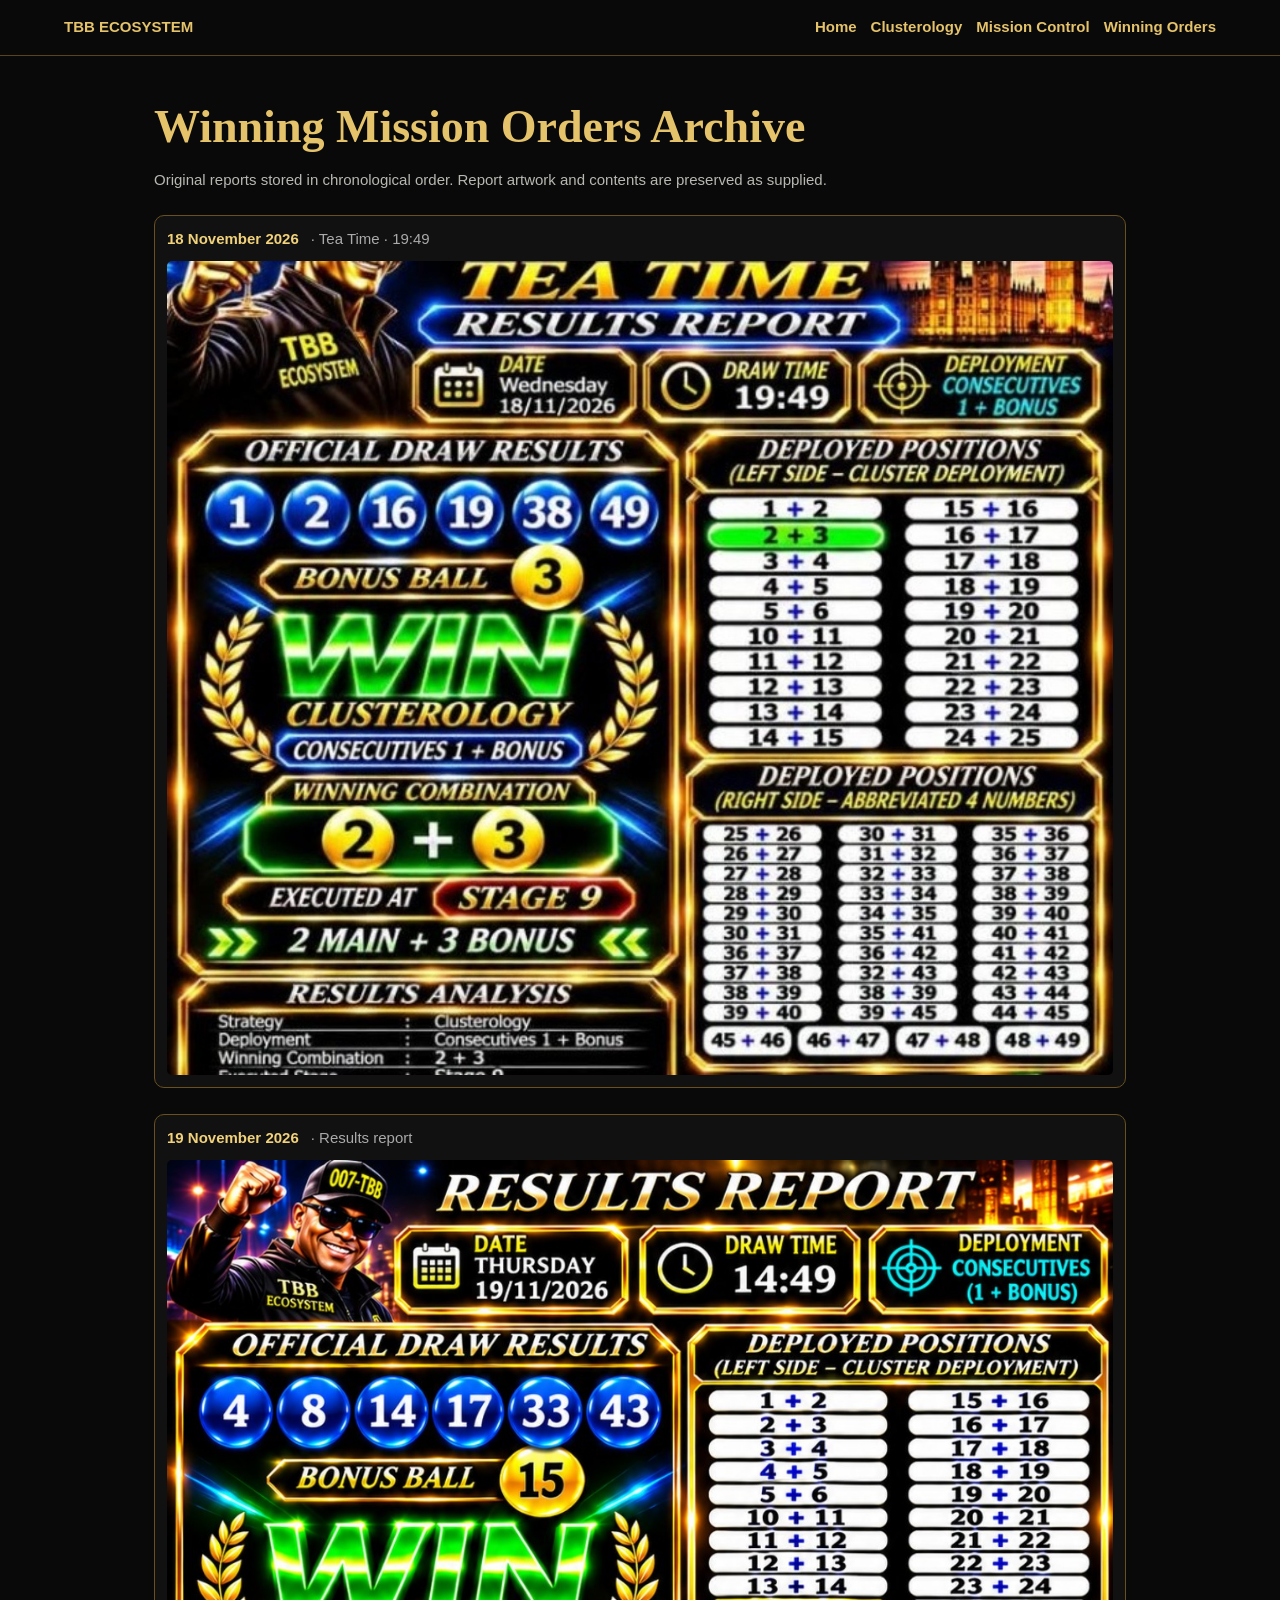
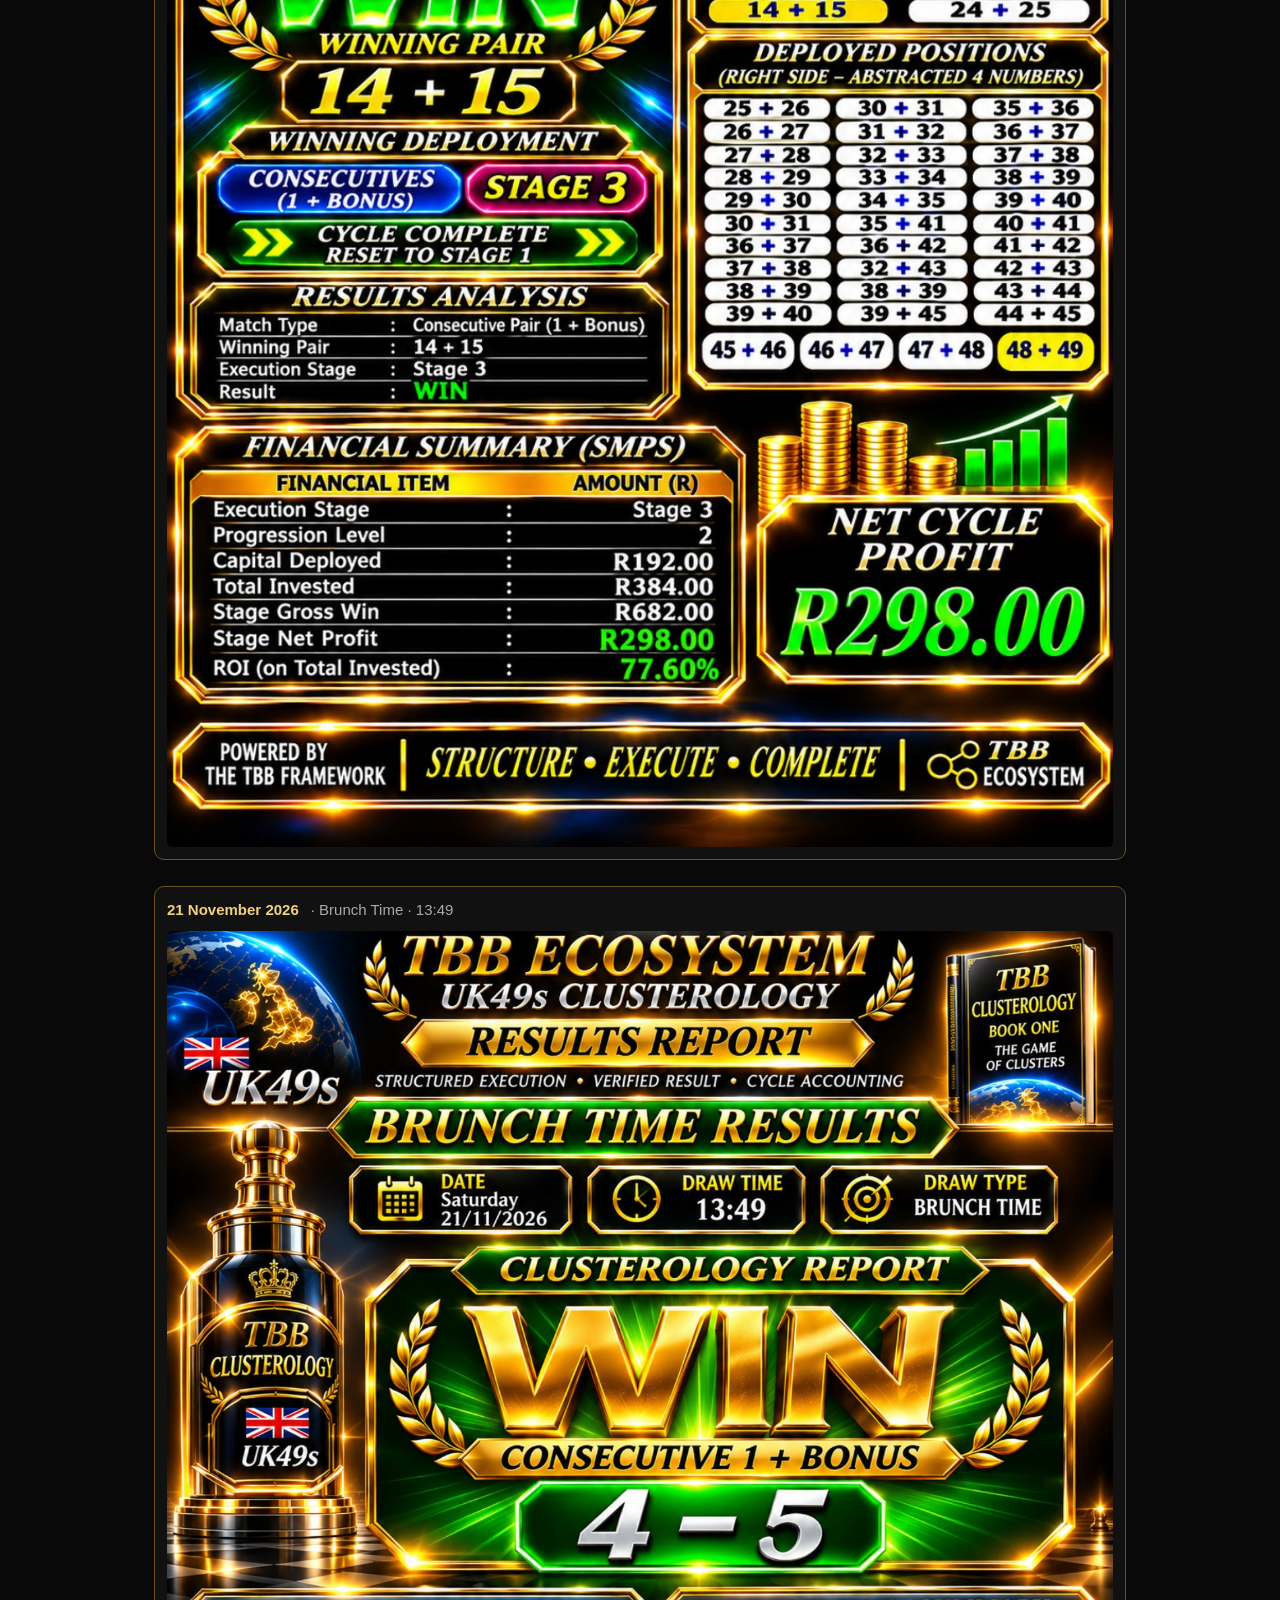
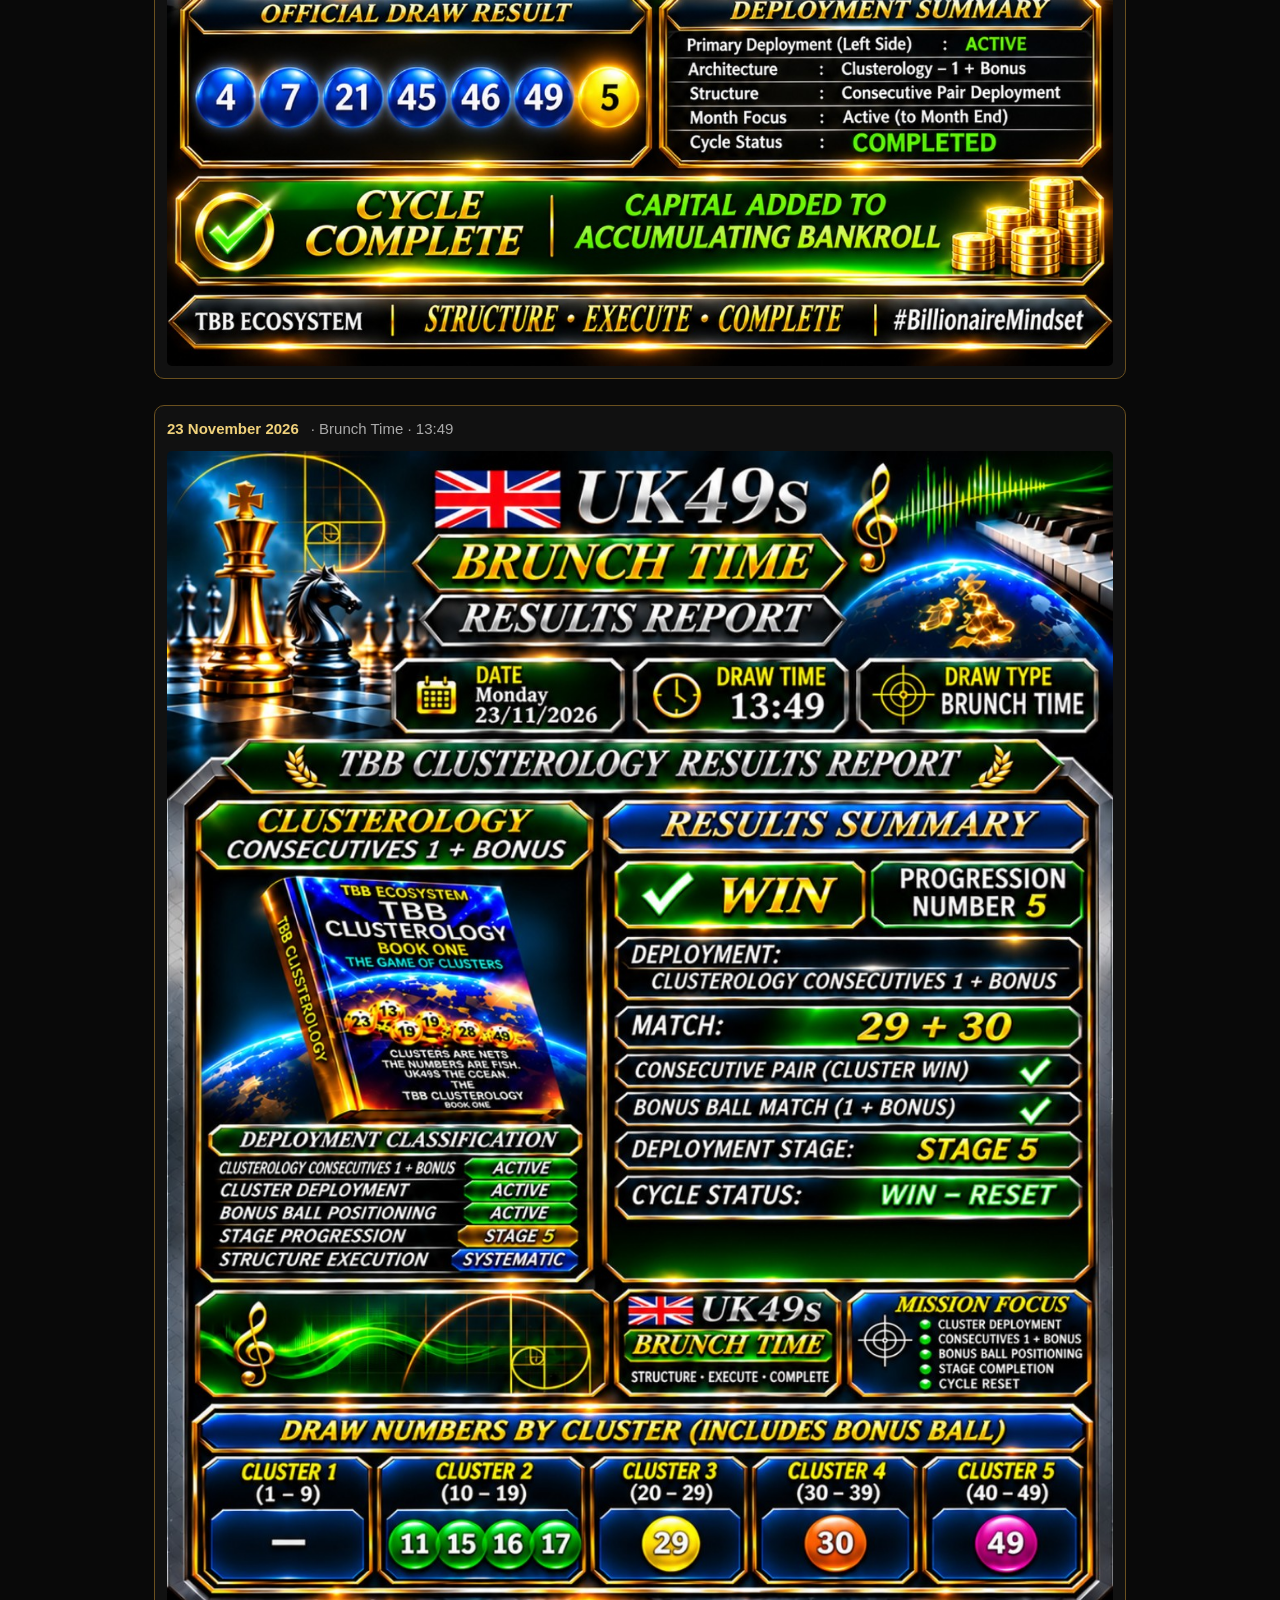
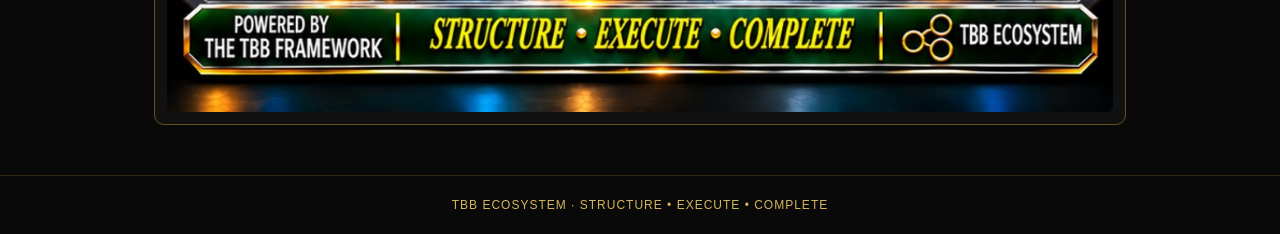
<file: winning-orders.html>
<!doctype html>
<html lang="en">
<head>
<meta charset="utf-8"><meta name="viewport" content="width=device-width,initial-scale=1">
<meta name="theme-color" content="#090909">
<meta name="description" content="Chronological storage archive of original TBB winning Mission Order reports.">
<title>Winning Orders Archive | TBB Ecosystem</title>
<style>
*{box-sizing:border-box}body{margin:0;background:#090909;color:#eee;font:15px/1.5 Arial,sans-serif}header{padding:16px 5%;border-bottom:1px solid #5a431d;background:#090909;display:flex;gap:14px;flex-wrap:wrap}header a{color:#e5c36b;text-decoration:none;font-weight:bold}header .brand{margin-right:auto}main{max-width:1100px;margin:auto;padding:28px 5% 50px}h1{color:#e5c36b;font-family:Georgia,serif;font-size:clamp(28px,5vw,46px);margin:8px 0}.intro{color:#b8b8b2;margin:0 0 24px}.archive{display:flex;flex-direction:column;gap:26px}.record{border:1px solid #6a501f;border-radius:10px;background:#111;padding:12px}.meta{display:flex;flex-wrap:wrap;gap:12px;align-items:center;color:#f1d27b;font-weight:bold;margin:0 0 10px}.meta span{color:#aaa;font-weight:normal}.record img{display:block;width:100%;height:auto;border-radius:5px}.foot{text-align:center;color:#d5b65c;border-top:1px solid #332719;padding:20px;letter-spacing:1px;font-size:12px}
</style></head><body>
<header><a class="brand" href="index.html">TBB ECOSYSTEM</a><a href="index.html">Home</a><a href="clusterology.html">Clusterology</a><a href="mission-control.html">Mission Control</a><a href="winning-orders.html">Winning Orders</a></header>
<main><h1>Winning Mission Orders Archive</h1><p class="intro">Original reports stored in chronological order. Report artwork and contents are preserved as supplied.</p><div class="archive">
<article class="record"><div class="meta">18 November 2026 <span>· Tea Time · 19:49</span></div><img src="2026-11-18-tea-time.jpg" alt="Original Tea Time winning report for 18 November 2026"></article>
<article class="record"><div class="meta">19 November 2026 <span>· Results report</span></div><img src="2026-11-19-results.png" alt="Original winning report for 19 November 2026"></article>
<article class="record"><div class="meta">21 November 2026 <span>· Brunch Time · 13:49</span></div><img src="2026-11-21-brunch-time.png" alt="Original Brunch Time winning report for 21 November 2026"></article>
<article class="record"><div class="meta">23 November 2026 <span>· Brunch Time · 13:49</span></div><img src="2026-11-23-brunch-time.png" alt="Original Brunch Time winning report for 23 November 2026"></article>
</div></main><footer class="foot">TBB ECOSYSTEM · STRUCTURE • EXECUTE • COMPLETE</footer></body></html>
</file>
<file: style.css>
:root{--bg:#090a09;--panel:#141611;--gold:#d9bd83;--gold2:#f0dfb8;--bronze:#765536;--green:#367d60;--green2:#72c39a;--white:#f3efe6;--muted:#b6b1a7;--line:rgba(217,189,131,.24);--max:1160px}
*{box-sizing:border-box}html{scroll-behavior:smooth}body{margin:0;background:radial-gradient(ellipse at 50% -15%,rgba(118,85,54,.24),transparent 48%),var(--bg);color:var(--white);font:15px/1.7 Inter,Arial,sans-serif}a{color:inherit}header{position:sticky;top:0;z-index:5;background:rgba(8,9,8,.95);backdrop-filter:blur(14px);border-bottom:1px solid var(--line)}.nav{max-width:var(--max);width:calc(100% - 36px);margin:auto;min-height:76px;display:flex;align-items:center;justify-content:space-between;gap:20px}.brand{display:flex;align-items:center;gap:10px;text-decoration:none;color:var(--gold2);white-space:nowrap}.mark{width:39px;height:39px;border:1px solid var(--gold);border-radius:50%;display:grid;place-items:center;font:600 19px Cinzel,Georgia,serif}.brand strong{display:block;font:700 17px Cinzel,Georgia,serif;letter-spacing:2px}.brand small{display:block;color:var(--muted);font-size:9px;letter-spacing:3px}nav{display:flex;gap:8px 14px;flex-wrap:wrap;justify-content:flex-end}nav a{text-decoration:none;color:#d5d0c5;font-size:11px}nav a:hover,nav a[aria-current=page]{color:var(--gold2)}.wrap{max-width:var(--max);width:calc(100% - 40px);margin:auto}.hero{min-height:550px;display:grid;place-items:center;text-align:center;padding:80px 20px;border-bottom:1px solid var(--line);background:linear-gradient(180deg,rgba(5,6,5,.48),rgba(5,6,5,.94)),radial-gradient(ellipse at 50% 40%,rgba(118,85,54,.3),transparent 65%),linear-gradient(135deg,#171912,#080908)}.hero-inner{max-width:850px}.eyebrow{color:var(--gold);font-size:10px;font-weight:700;letter-spacing:5px;text-transform:uppercase;margin:0 0 18px}h1,h2,h3{font-family:Cinzel,Georgia,serif;font-weight:500}h1{font-size:clamp(42px,7vw,78px);line-height:1.12;color:var(--gold2);margin:0}h2{font-size:clamp(27px,4vw,42px);line-height:1.2;color:var(--gold2);margin:0 0 18px}h3{color:var(--gold);font-size:20px;margin:0 0 12px}.lead{max-width:720px;margin:24px auto;color:#d0ccc2;font-size:16px}.actions{display:flex;justify-content:center;gap:12px;flex-wrap:wrap;margin-top:28px}.btn{display:inline-flex;align-items:center;justify-content:center;min-height:45px;padding:10px 21px;border:1px solid var(--gold);border-radius:3px;background:linear-gradient(135deg,#b9945f,#efdbac);color:#111;text-decoration:none;font-size:11px;font-weight:800;letter-spacing:1px;text-transform:uppercase}.btn.secondary{background:transparent;color:var(--gold2)}section{padding:72px 0}.intro{max-width:880px;margin:auto;padding:30px;border:1px solid var(--line);border-left:3px solid var(--gold);background:linear-gradient(120deg,rgba(217,189,131,.08),rgba(255,255,255,.015))}.grid{display:grid;grid-template-columns:repeat(3,minmax(0,1fr));gap:18px}.card{padding:26px;border:1px solid var(--line);border-radius:4px;background:linear-gradient(145deg,rgba(255,255,255,.045),rgba(255,255,255,.012))}.card p,.muted{margin:0;color:var(--muted);font-size:14px}.section-head{text-align:center;max-width:760px;margin:0 auto 38px}.band{background:radial-gradient(ellipse at center,rgba(54,125,96,.13),transparent 65%),#0b0d0b;border-block:1px solid var(--line);text-align:center}.quote{font:500 clamp(23px,4vw,38px)/1.5 Cinzel,Georgia,serif;color:var(--gold2);max-width:850px;margin:auto}.page-hero{padding:72px 0 45px;border-bottom:1px solid var(--line);background:linear-gradient(130deg,rgba(118,85,54,.18),transparent 65%)}.page-hero h1{font-size:clamp(36px,6vw,60px)}.crumb{color:var(--green2);font-size:11px;letter-spacing:2px;text-transform:uppercase;margin-bottom:14px}footer{border-top:1px solid var(--line);padding:34px 20px;text-align:center}footer strong{display:block;color:var(--gold2);font:600 18px Cinzel,Georgia,serif;letter-spacing:2px}footer small{color:var(--muted);letter-spacing:2px}@media(max-width:850px){.nav{padding:13px 0;align-items:flex-start;flex-direction:column;gap:10px}nav{justify-content:flex-start}.grid{grid-template-columns:repeat(2,minmax(0,1fr))}}@media(max-width:580px){.wrap{width:calc(100% - 30px)}.hero{min-height:500px;padding:65px 18px}.grid{grid-template-columns:1fr}section{padding:55px 0}.card,.intro{padding:22px}nav{gap:8px 12px}nav a{font-size:10px}}
</file>
<file: assets/style.css>
:root{--bg:#090a09;--panel:#141611;--gold:#d9bd83;--gold2:#f0dfb8;--bronze:#765536;--green:#367d60;--green2:#72c39a;--white:#f3efe6;--muted:#b6b1a7;--line:rgba(217,189,131,.24);--max:1160px}
*{box-sizing:border-box}html{scroll-behavior:smooth}body{margin:0;background:radial-gradient(ellipse at 50% -15%,rgba(118,85,54,.24),transparent 48%),var(--bg);color:var(--white);font:15px/1.7 Inter,Arial,sans-serif}a{color:inherit}header{position:sticky;top:0;z-index:5;background:rgba(8,9,8,.95);backdrop-filter:blur(14px);border-bottom:1px solid var(--line)}.nav{max-width:var(--max);width:calc(100% - 36px);margin:auto;min-height:76px;display:flex;align-items:center;justify-content:space-between;gap:20px}.brand{display:flex;align-items:center;gap:10px;text-decoration:none;color:var(--gold2);white-space:nowrap}.mark{width:39px;height:39px;border:1px solid var(--gold);border-radius:50%;display:grid;place-items:center;font:600 19px Cinzel,Georgia,serif}.brand strong{display:block;font:700 17px Cinzel,Georgia,serif;letter-spacing:2px}.brand small{display:block;color:var(--muted);font-size:9px;letter-spacing:3px}nav{display:flex;gap:8px 14px;flex-wrap:wrap;justify-content:flex-end}nav a{text-decoration:none;color:#d5d0c5;font-size:11px}nav a:hover,nav a[aria-current=page]{color:var(--gold2)}.wrap{max-width:var(--max);width:calc(100% - 40px);margin:auto}.hero{min-height:550px;display:grid;place-items:center;text-align:center;padding:80px 20px;border-bottom:1px solid var(--line);background:linear-gradient(180deg,rgba(5,6,5,.48),rgba(5,6,5,.94)),radial-gradient(ellipse at 50% 40%,rgba(118,85,54,.3),transparent 65%),linear-gradient(135deg,#171912,#080908)}.hero-inner{max-width:850px}.eyebrow{color:var(--gold);font-size:10px;font-weight:700;letter-spacing:5px;text-transform:uppercase;margin:0 0 18px}h1,h2,h3{font-family:Cinzel,Georgia,serif;font-weight:500}h1{font-size:clamp(42px,7vw,78px);line-height:1.12;color:var(--gold2);margin:0}h2{font-size:clamp(27px,4vw,42px);line-height:1.2;color:var(--gold2);margin:0 0 18px}h3{color:var(--gold);font-size:20px;margin:0 0 12px}.lead{max-width:720px;margin:24px auto;color:#d0ccc2;font-size:16px}.actions{display:flex;justify-content:center;gap:12px;flex-wrap:wrap;margin-top:28px}.btn{display:inline-flex;align-items:center;justify-content:center;min-height:45px;padding:10px 21px;border:1px solid var(--gold);border-radius:3px;background:linear-gradient(135deg,#b9945f,#efdbac);color:#111;text-decoration:none;font-size:11px;font-weight:800;letter-spacing:1px;text-transform:uppercase}.btn.secondary{background:transparent;color:var(--gold2)}section{padding:72px 0}.intro{max-width:880px;margin:auto;padding:30px;border:1px solid var(--line);border-left:3px solid var(--gold);background:linear-gradient(120deg,rgba(217,189,131,.08),rgba(255,255,255,.015))}.grid{display:grid;grid-template-columns:repeat(3,minmax(0,1fr));gap:18px}.card{padding:26px;border:1px solid var(--line);border-radius:4px;background:linear-gradient(145deg,rgba(255,255,255,.045),rgba(255,255,255,.012))}.card p,.muted{margin:0;color:var(--muted);font-size:14px}.section-head{text-align:center;max-width:760px;margin:0 auto 38px}.band{background:radial-gradient(ellipse at center,rgba(54,125,96,.13),transparent 65%),#0b0d0b;border-block:1px solid var(--line);text-align:center}.quote{font:500 clamp(23px,4vw,38px)/1.5 Cinzel,Georgia,serif;color:var(--gold2);max-width:850px;margin:auto}.page-hero{padding:72px 0 45px;border-bottom:1px solid var(--line);background:linear-gradient(130deg,rgba(118,85,54,.18),transparent 65%)}.page-hero h1{font-size:clamp(36px,6vw,60px)}.crumb{color:var(--green2);font-size:11px;letter-spacing:2px;text-transform:uppercase;margin-bottom:14px}footer{border-top:1px solid var(--line);padding:34px 20px;text-align:center}footer strong{display:block;color:var(--gold2);font:600 18px Cinzel,Georgia,serif;letter-spacing:2px}footer small{color:var(--muted);letter-spacing:2px}@media(max-width:850px){.nav{padding:13px 0;align-items:flex-start;flex-direction:column;gap:10px}nav{justify-content:flex-start}.grid{grid-template-columns:repeat(2,minmax(0,1fr))}}@media(max-width:580px){.wrap{width:calc(100% - 30px)}.hero{min-height:500px;padding:65px 18px}.grid{grid-template-columns:1fr}section{padding:55px 0}.card,.intro{padding:22px}nav{gap:8px 12px}nav a{font-size:10px}}
</file>
